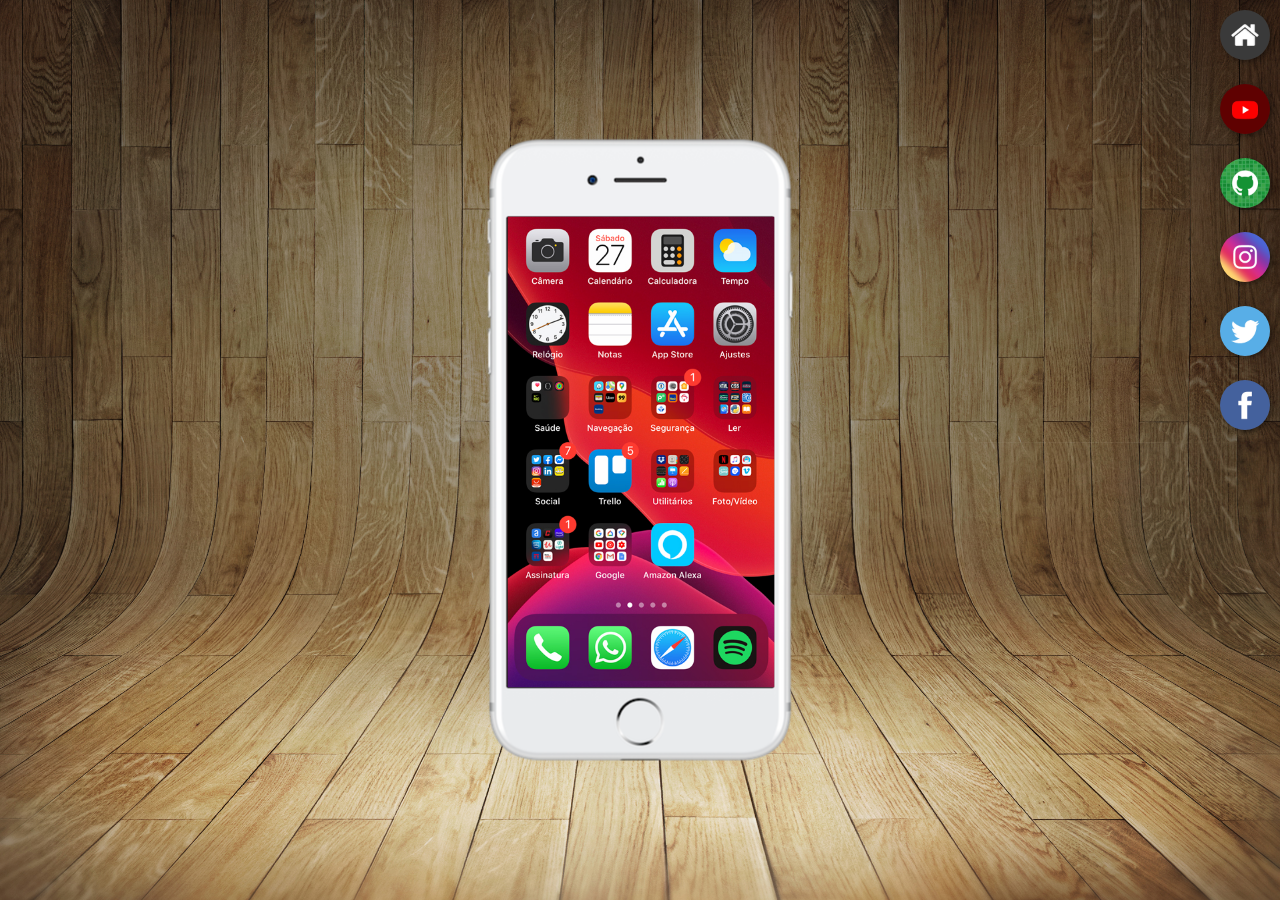
<file: index.html>
<!DOCTYPE html>
<html lang="pt-br">
<head>
    <meta charset="UTF-8">
    <meta name="viewport" content="width=device-width, initial-scale=1.0">
    <title>Projeto Redes Sociais</title>
    <link rel="shortcut icon" href="favicon.ico" type="image/x-icon">
    <link rel="stylesheet" href="estilos/style.css">
</head>
<body>
    <main>
        <section id="telefone">
            <iframe src="home.html" frameborder="0" name="tela" id="tela"></iframe>
        </section>
        <section id="redes-sociais">
            <a href="home.html" target="tela"><img src="imagens/logo-home.jpg" alt="Home"></a><br>
            <a href="youtube.html" target="tela"><img src="imagens/logo-youtube.jpg" alt="Youtube"></a><br>
            <a href="github.html" target="tela"><img src="imagens/logo-github.jpg" alt="Github"></a><br>
            <a href="instagram.html" target="tela"><img src="imagens/logo-instagram.jpg" alt="Instagram"></a><br>
            <a href="twitter.html" target="tela"><img src="imagens/logo-twitter.jpg" alt="Twitter"></a><br>
            <a href="facebook.html" target="tela"><img src="imagens/logo-facebook.jpg" alt="Facebook"></a>
        </section>
    </main>
    
</body>
</html>
</file>
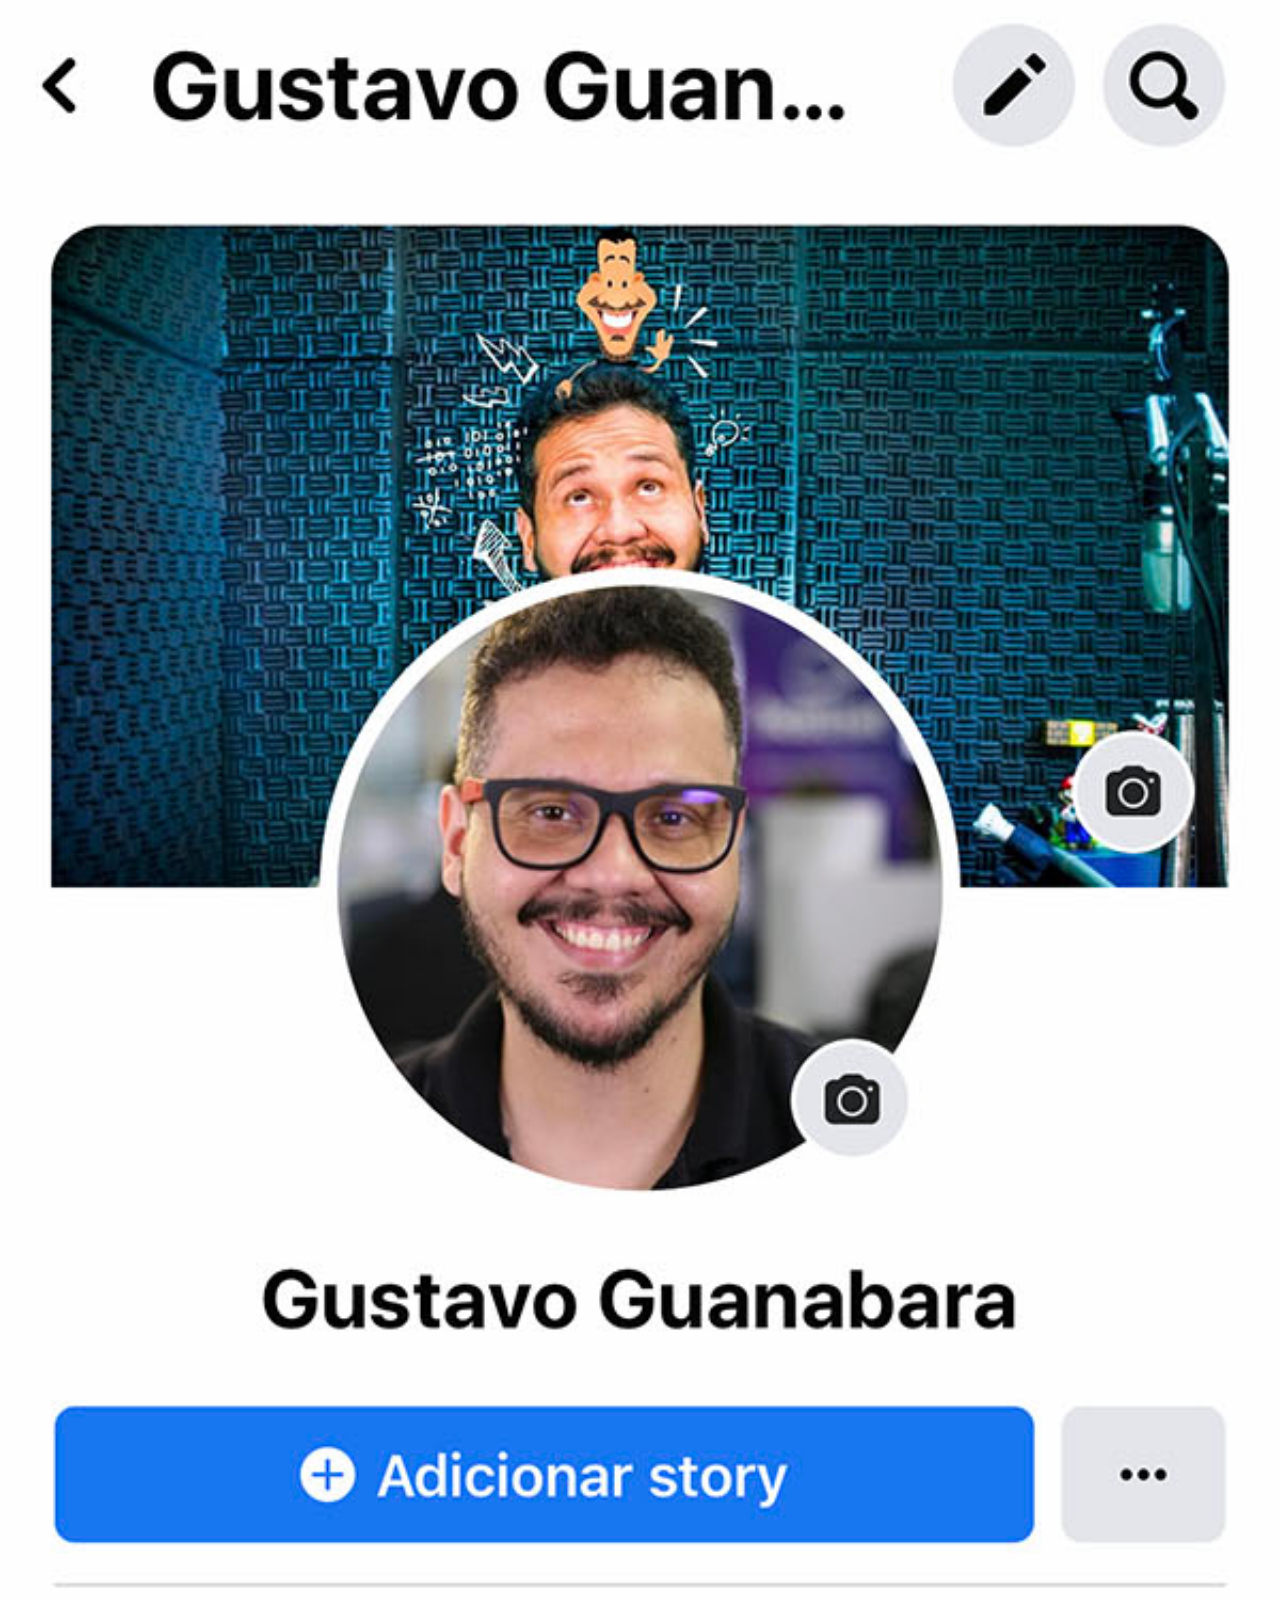
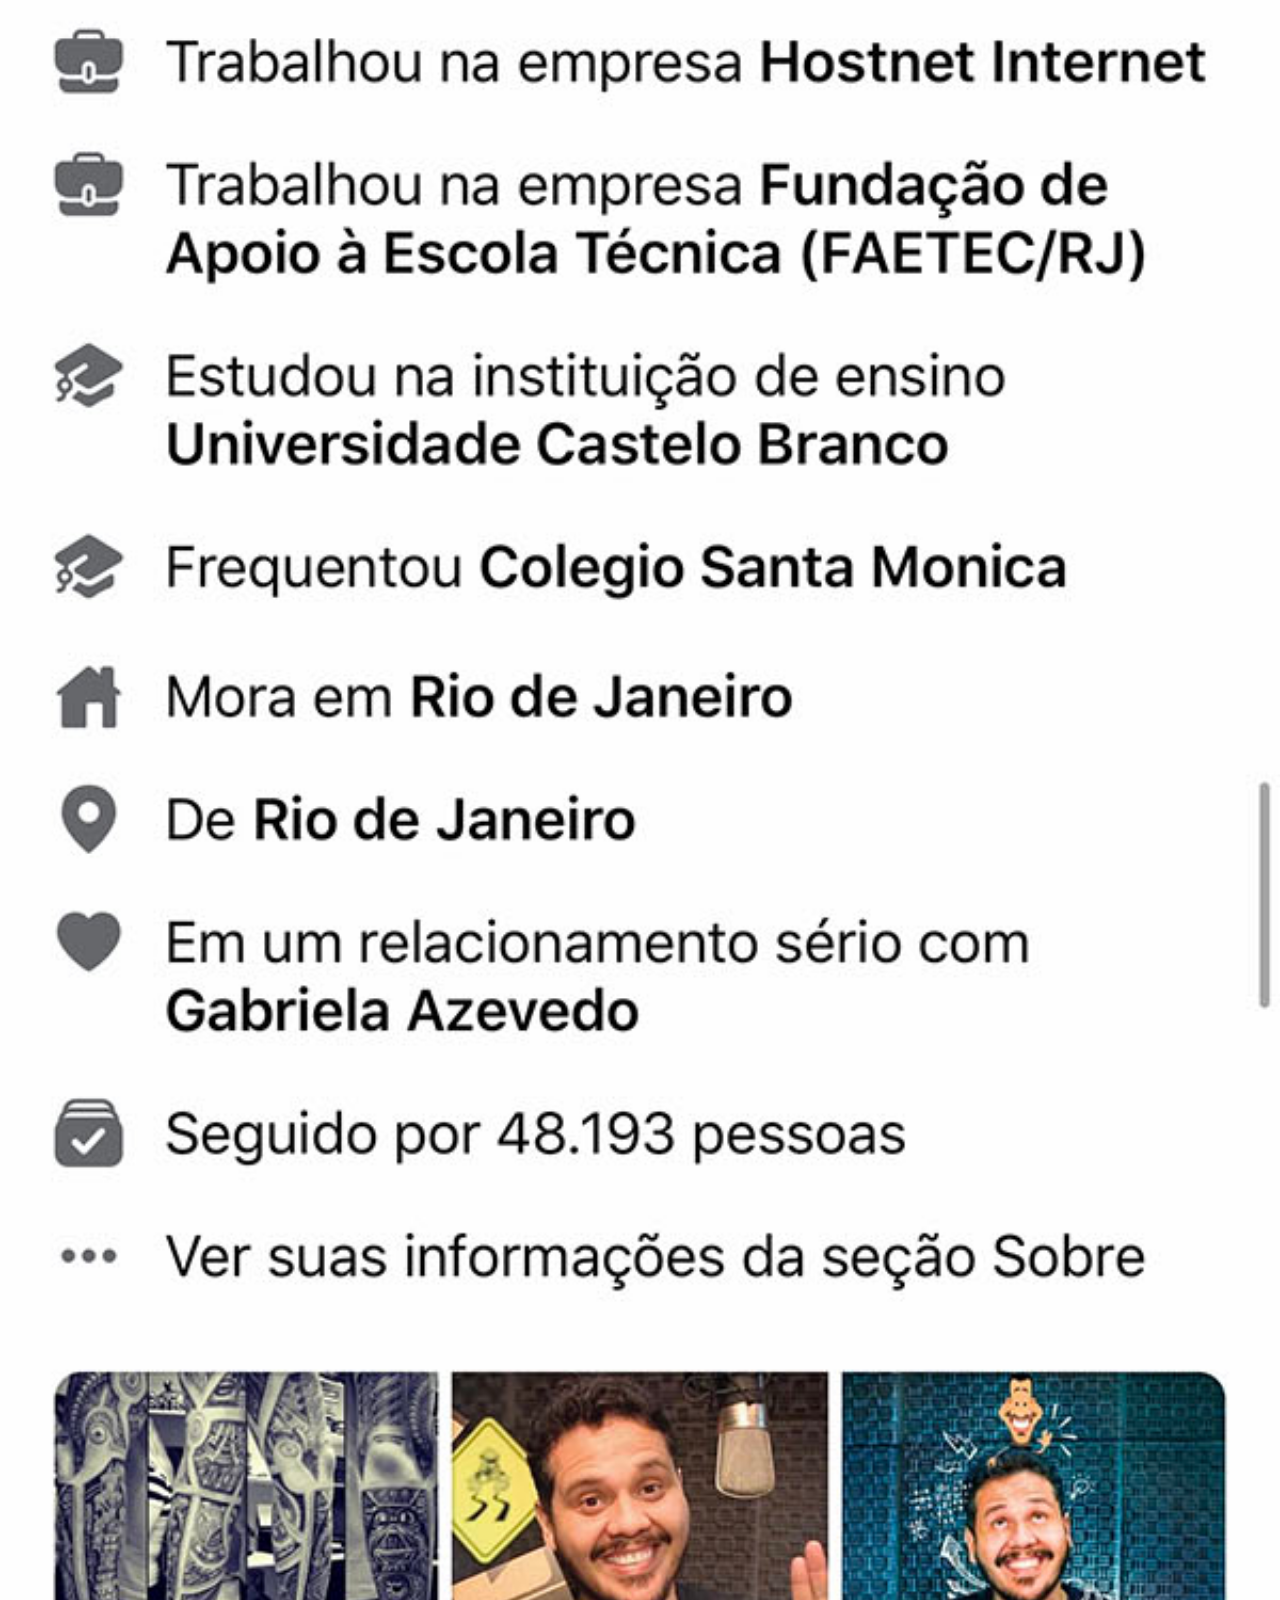
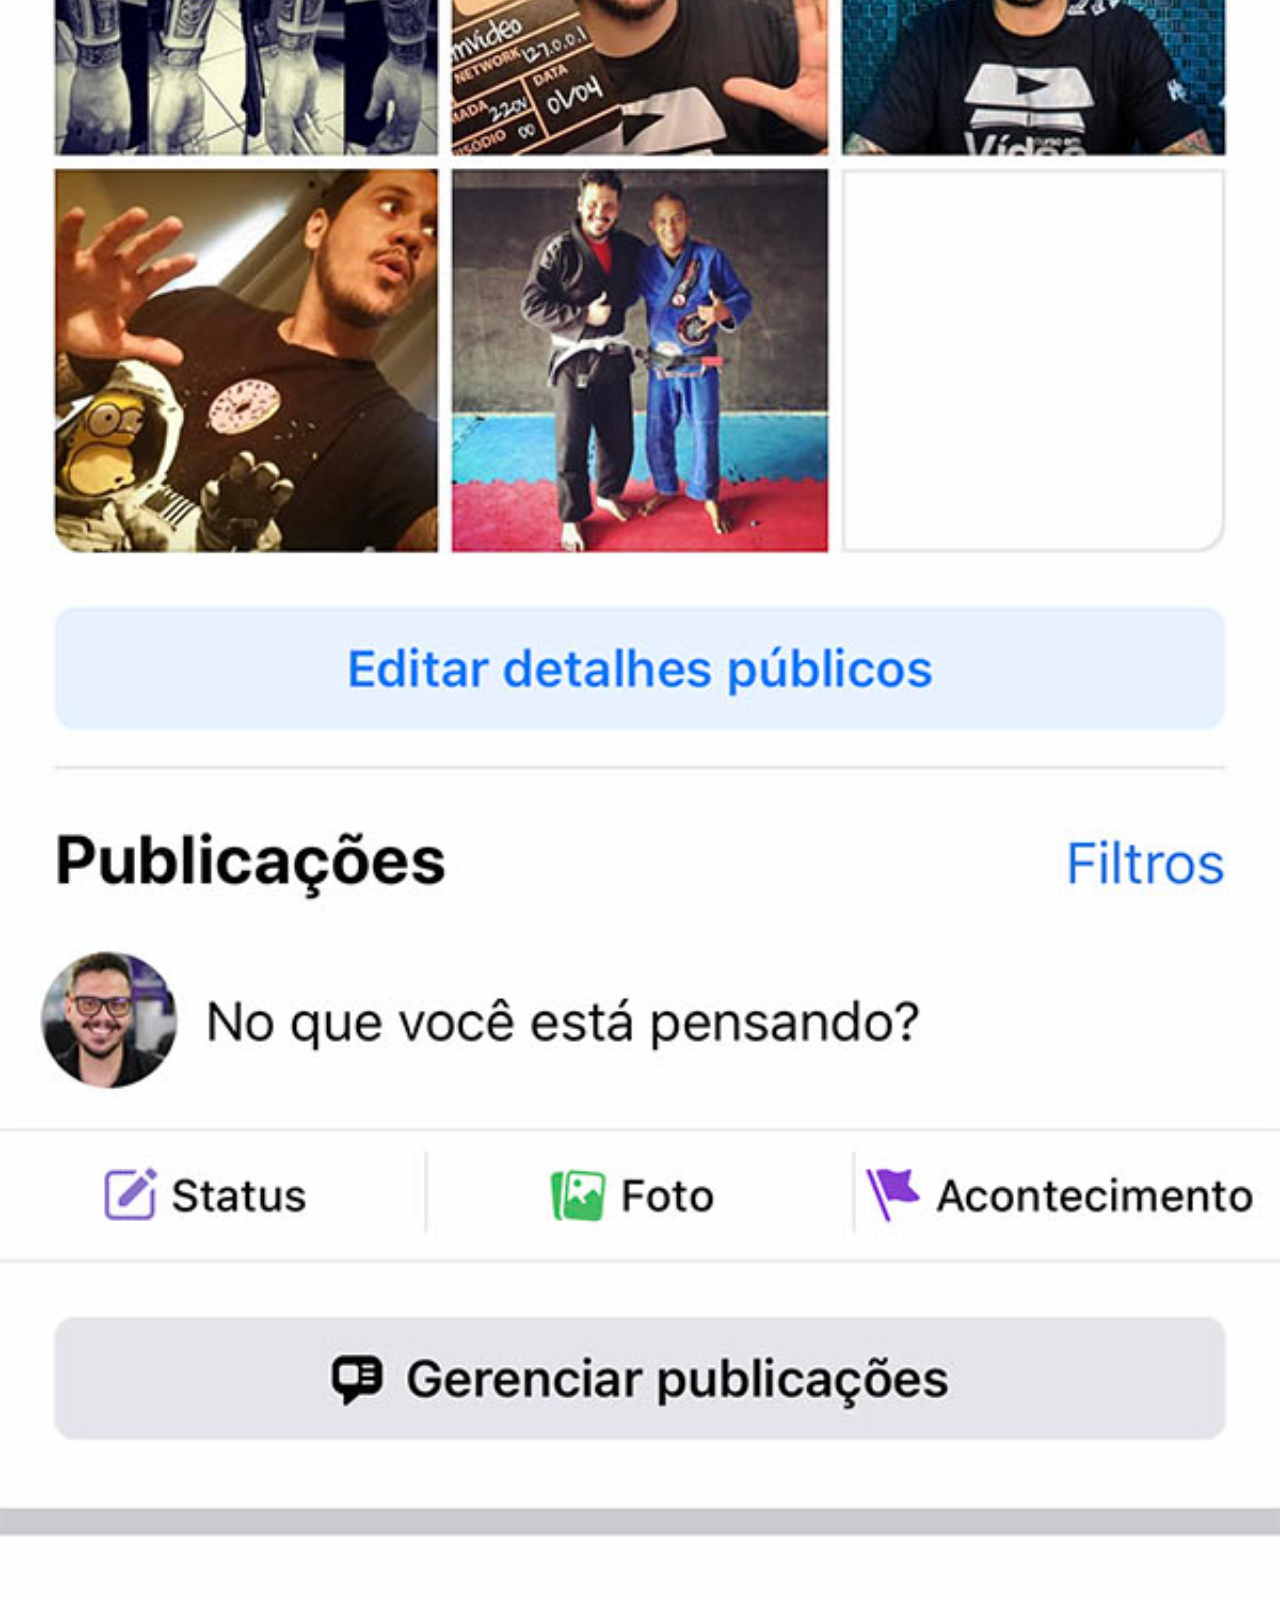
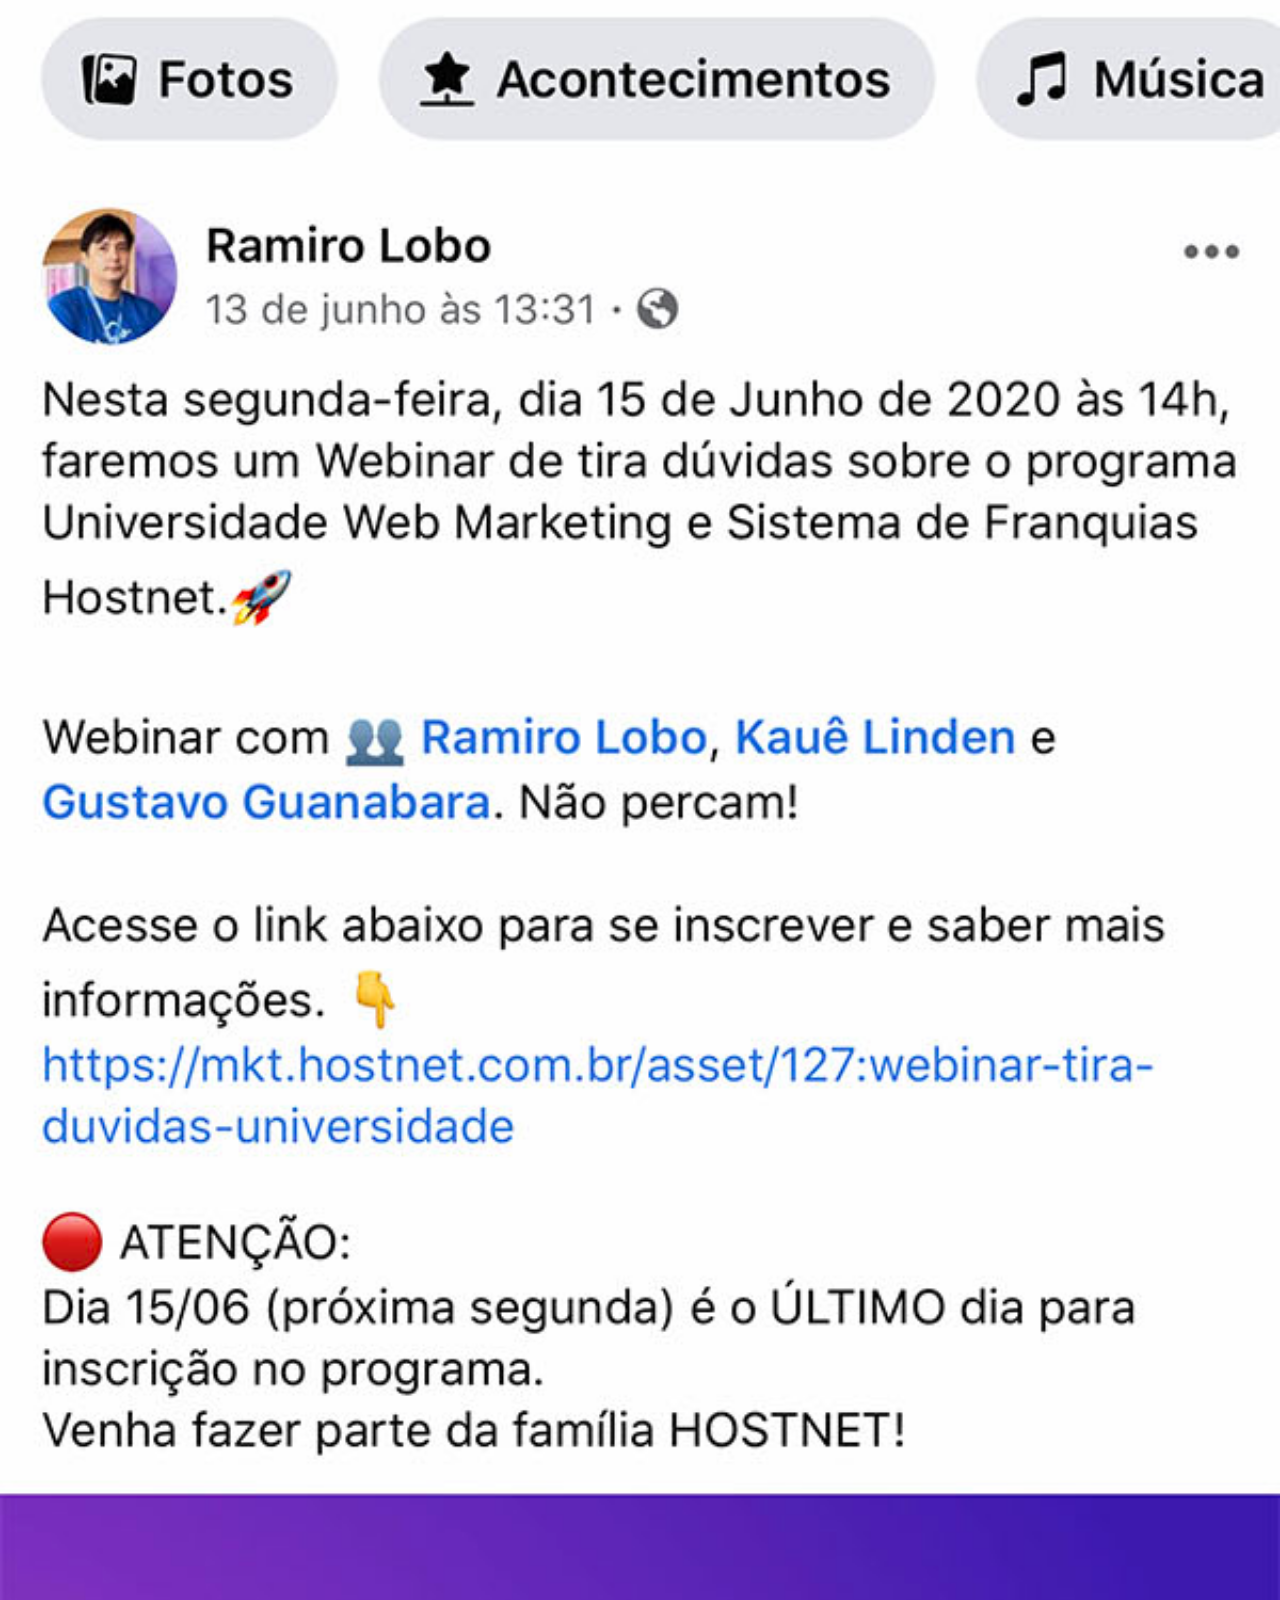
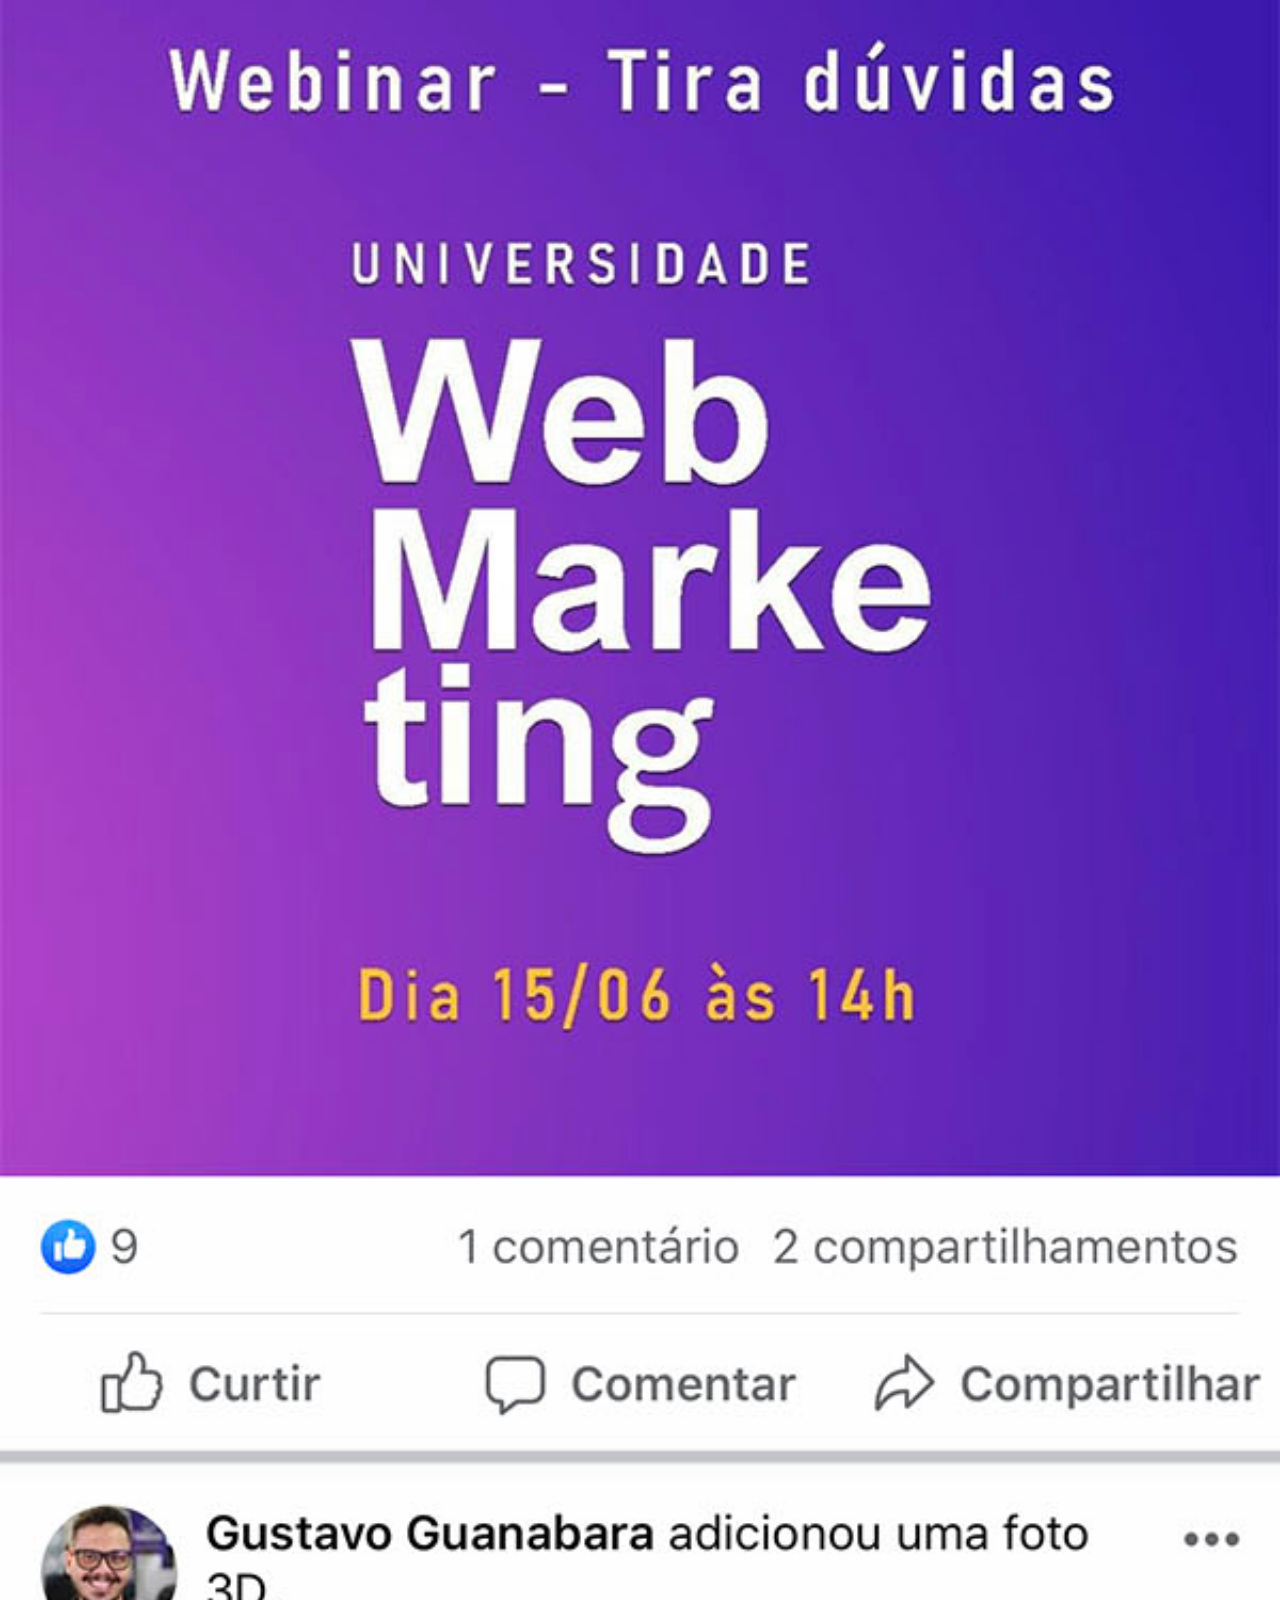
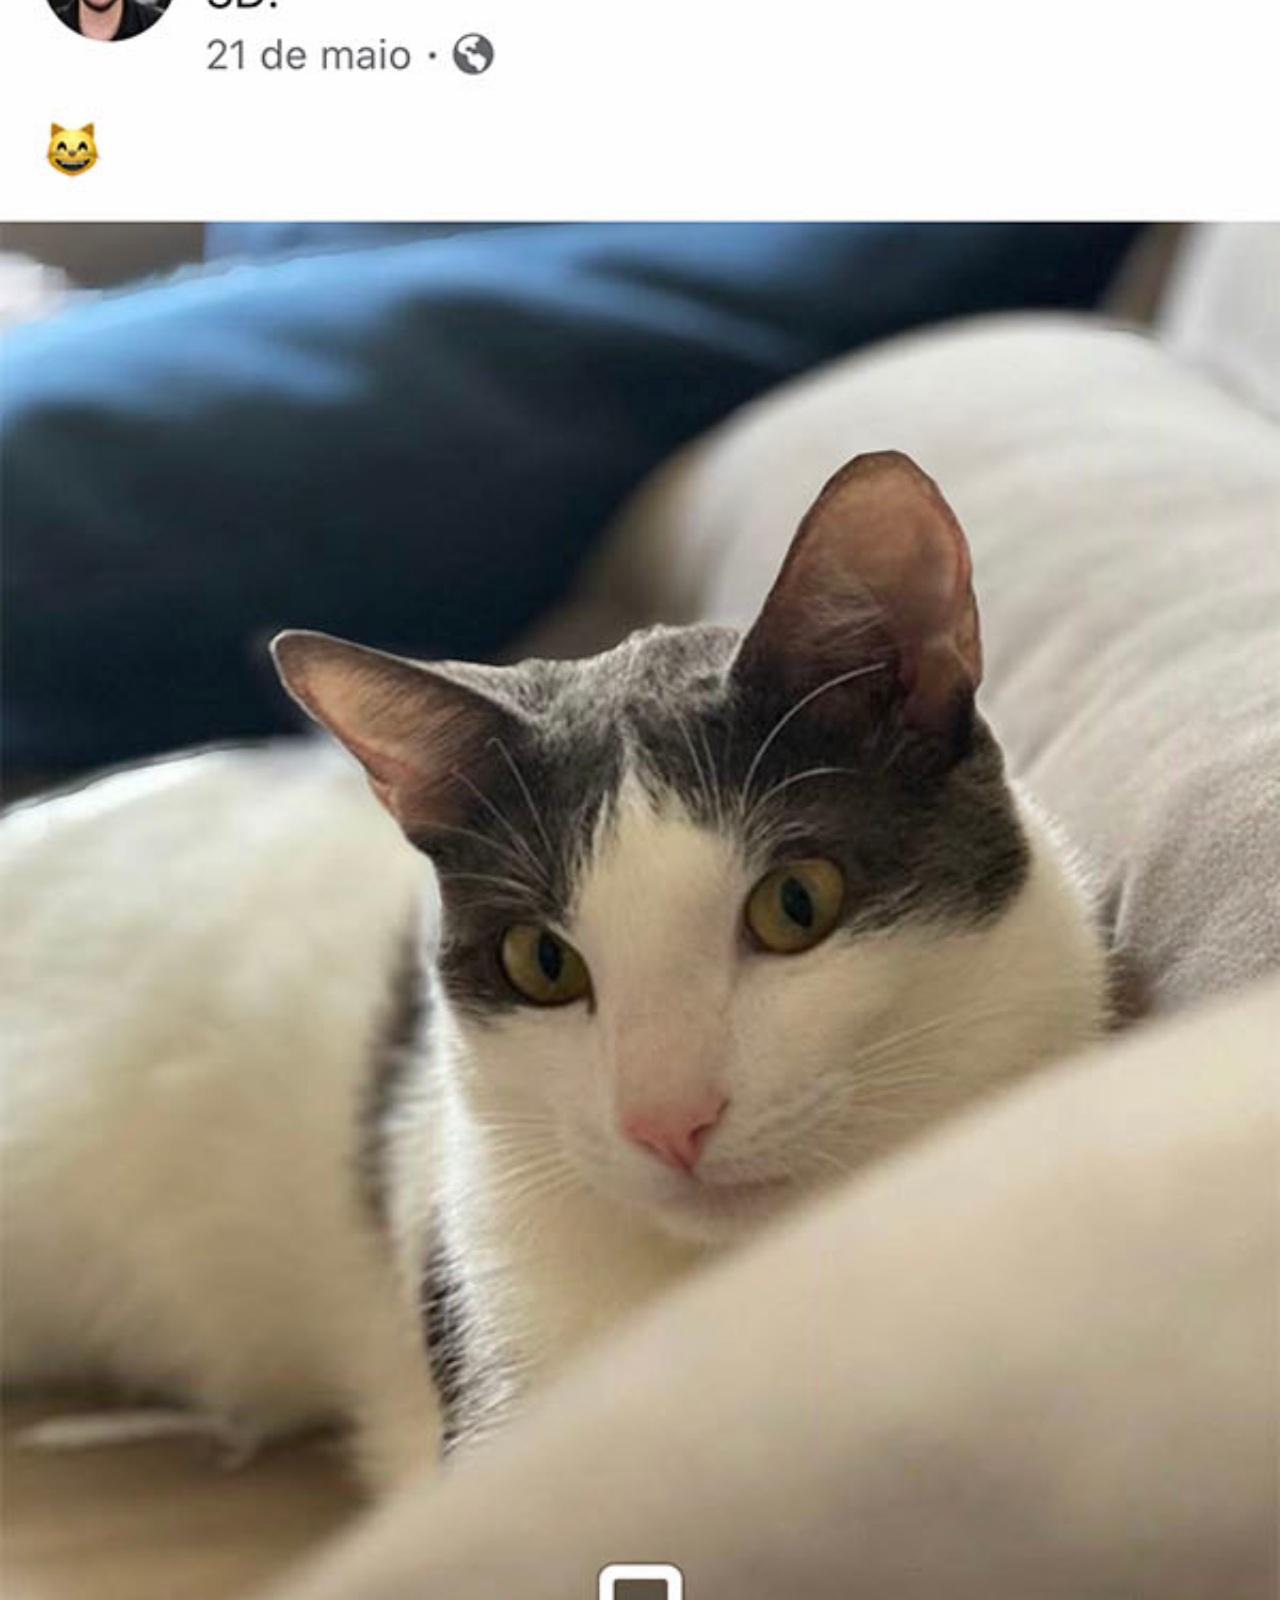
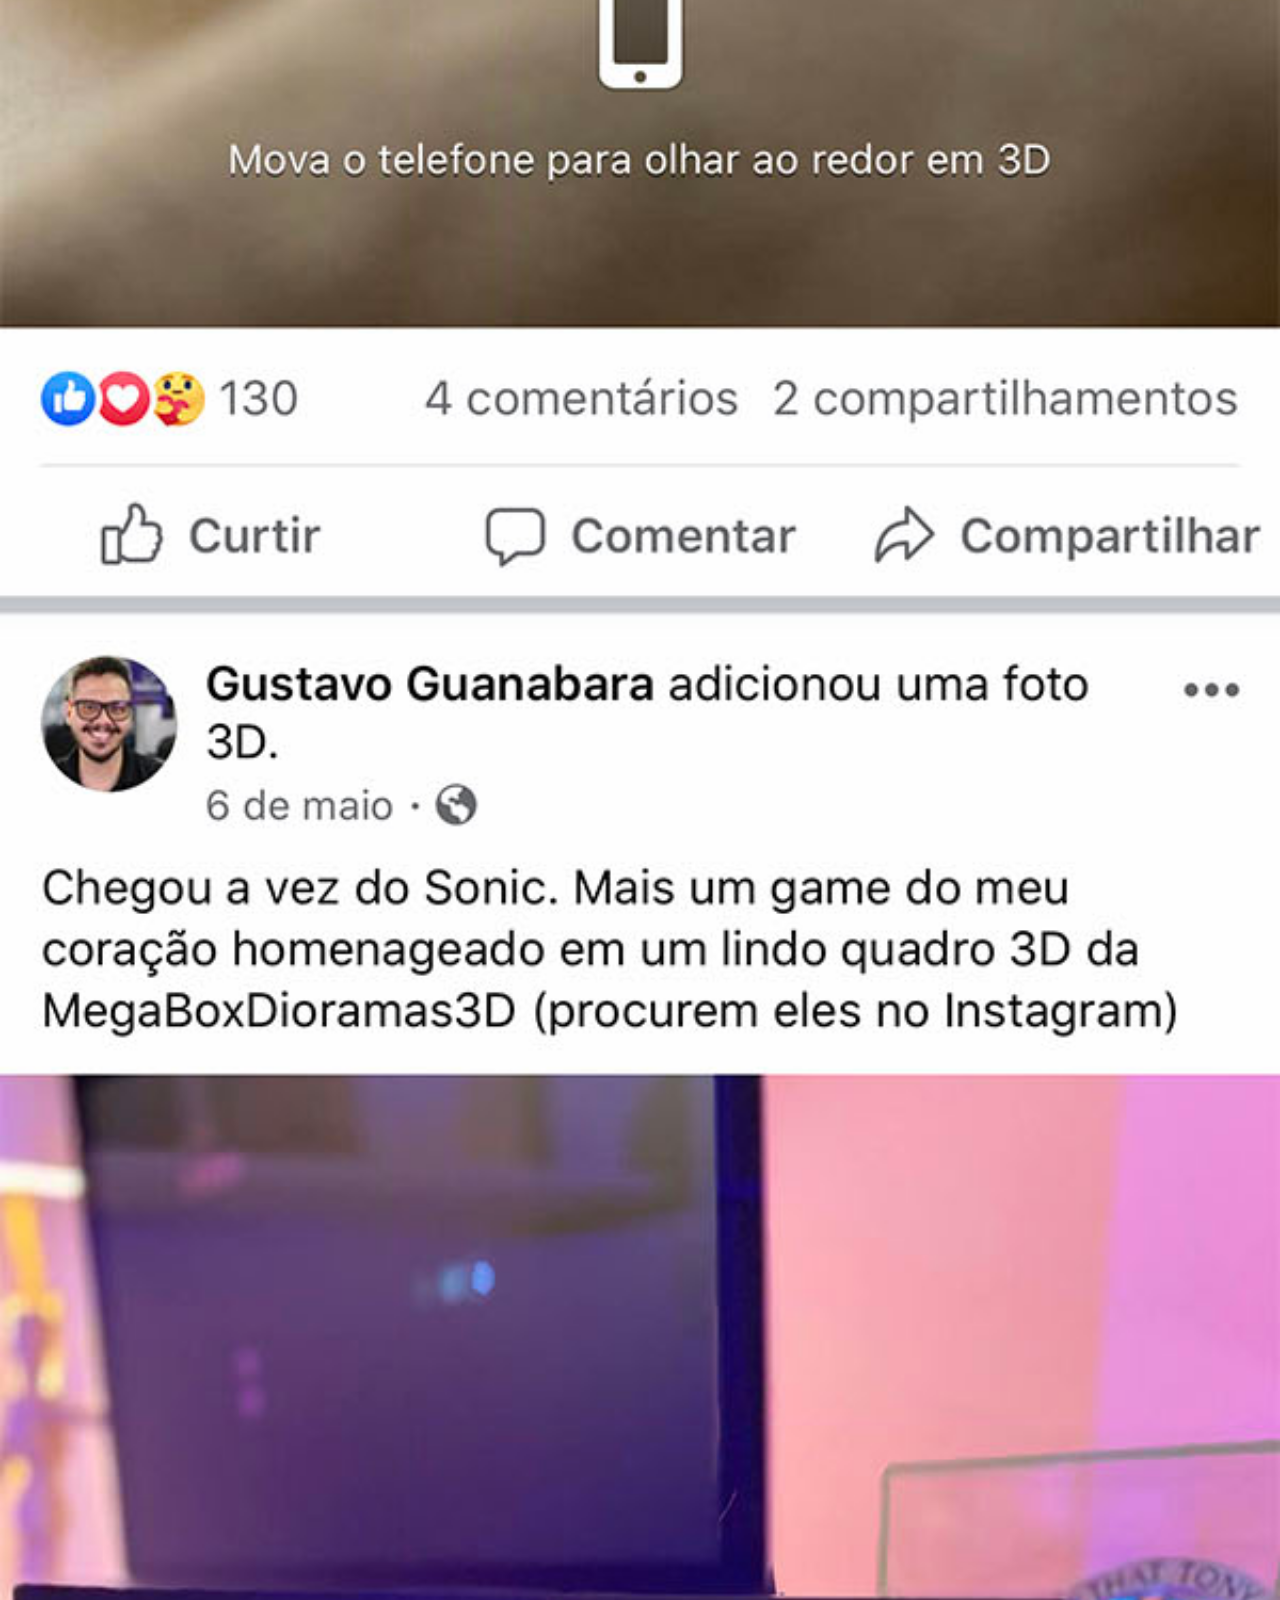
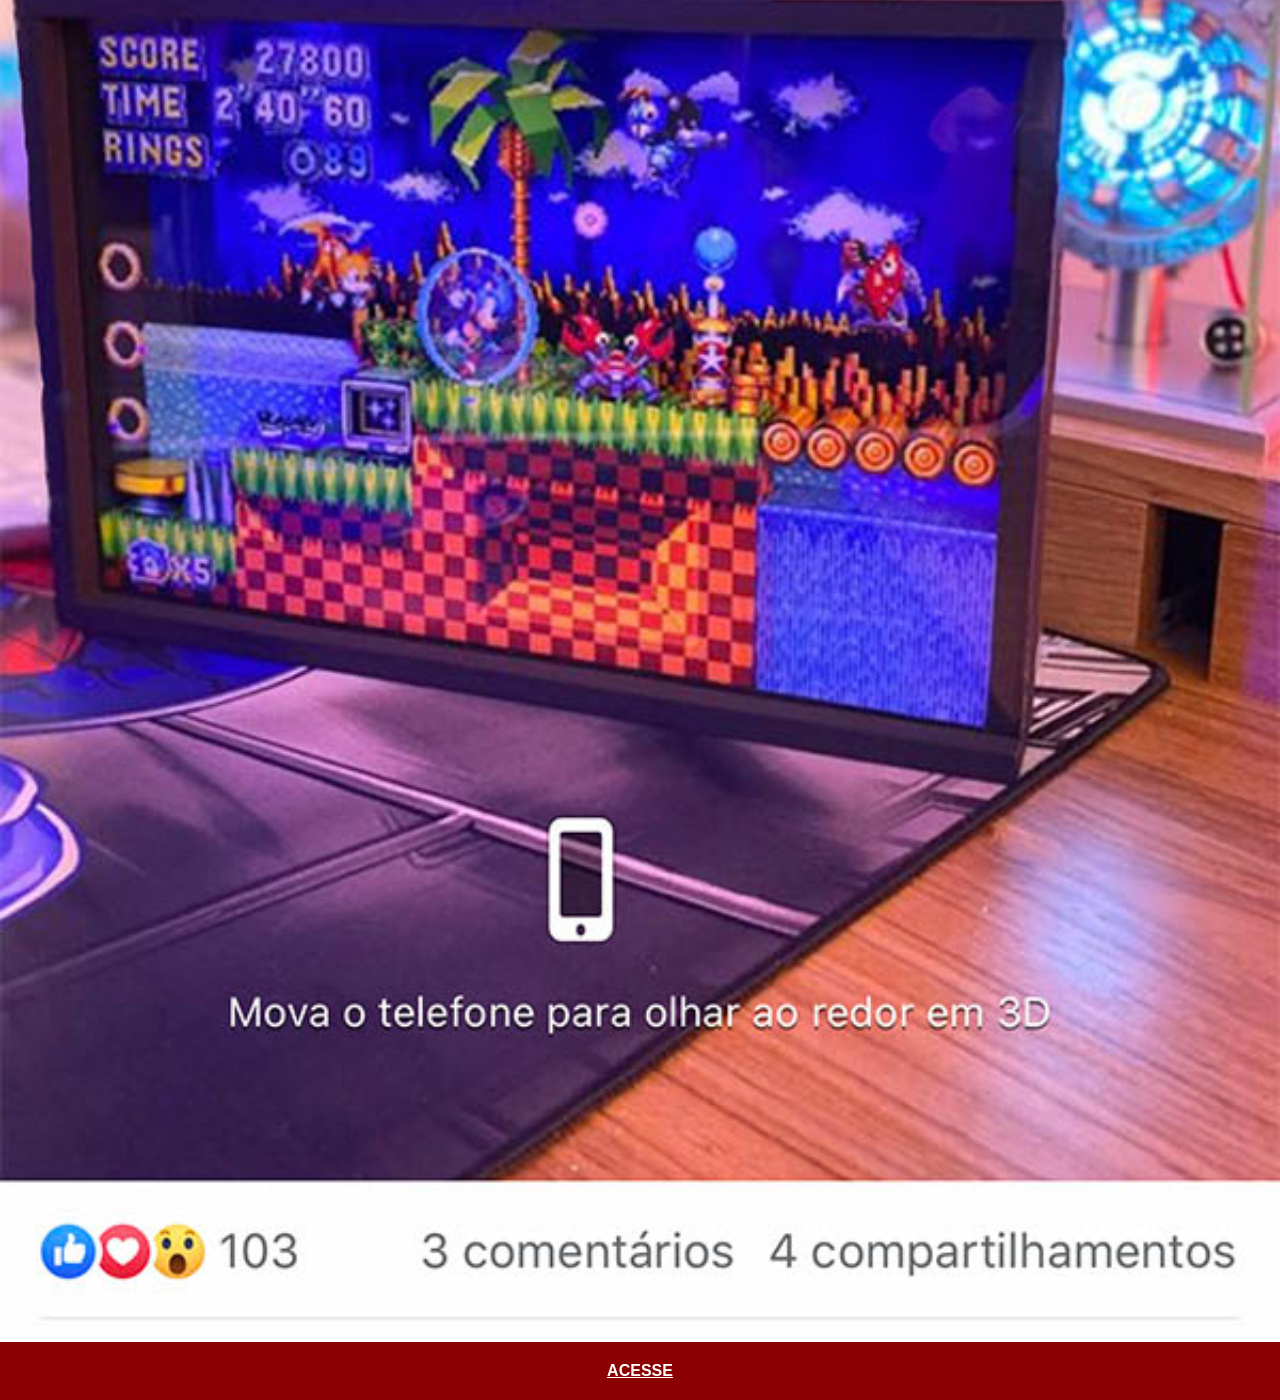
<file: facebook.html>
<!DOCTYPE html>
<html lang="pt-br">
<head>
    <meta charset="UTF-8">
    <meta name="viewport" content="width=device-width, initial-scale=1.0">
    <title>Document</title>
    <link rel="stylesheet" href="estilos/social.css">
</head>
<body>
    <img src="imagens/tela-facebook.jpg" alt="Facebook">
    <a href="https://www.facebook.com/gustavoguanabara/?locale=pt_BR" target="_blank">ACESSE</a>
</body>
</html>
</file>
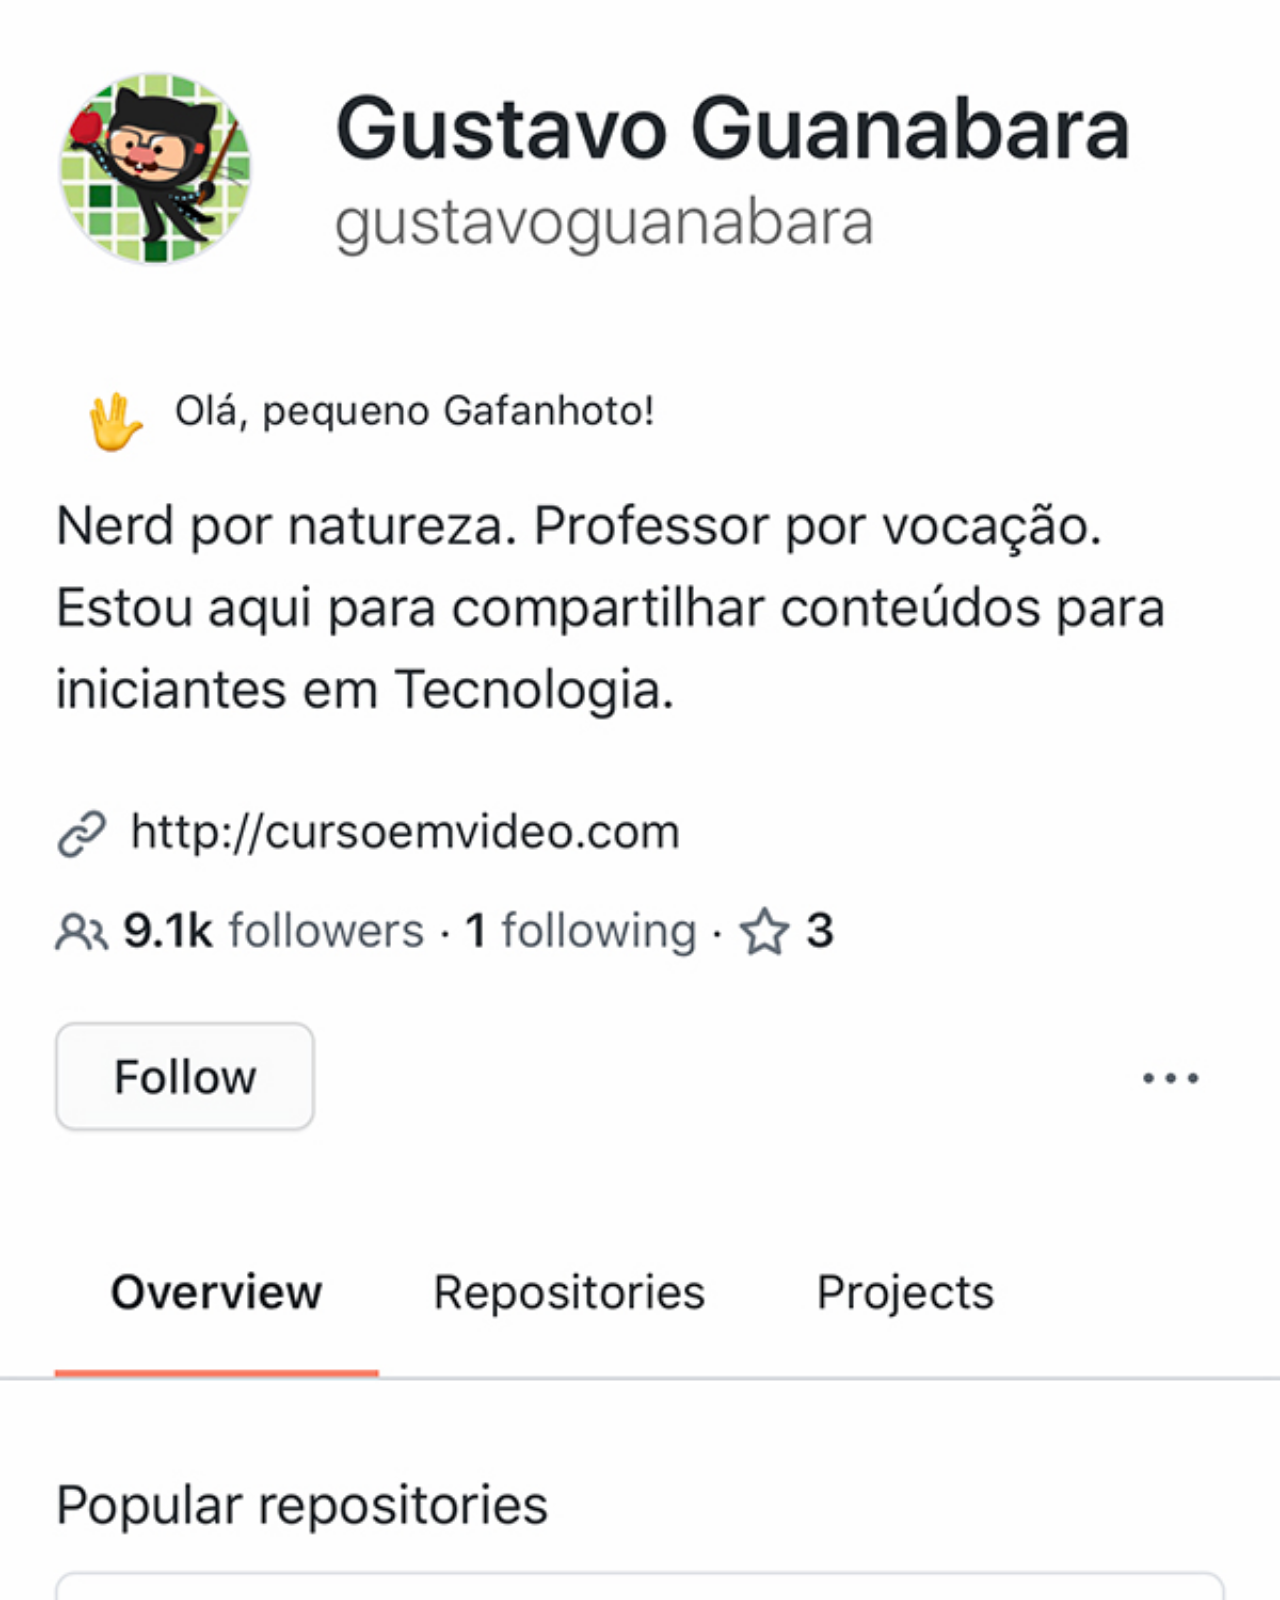
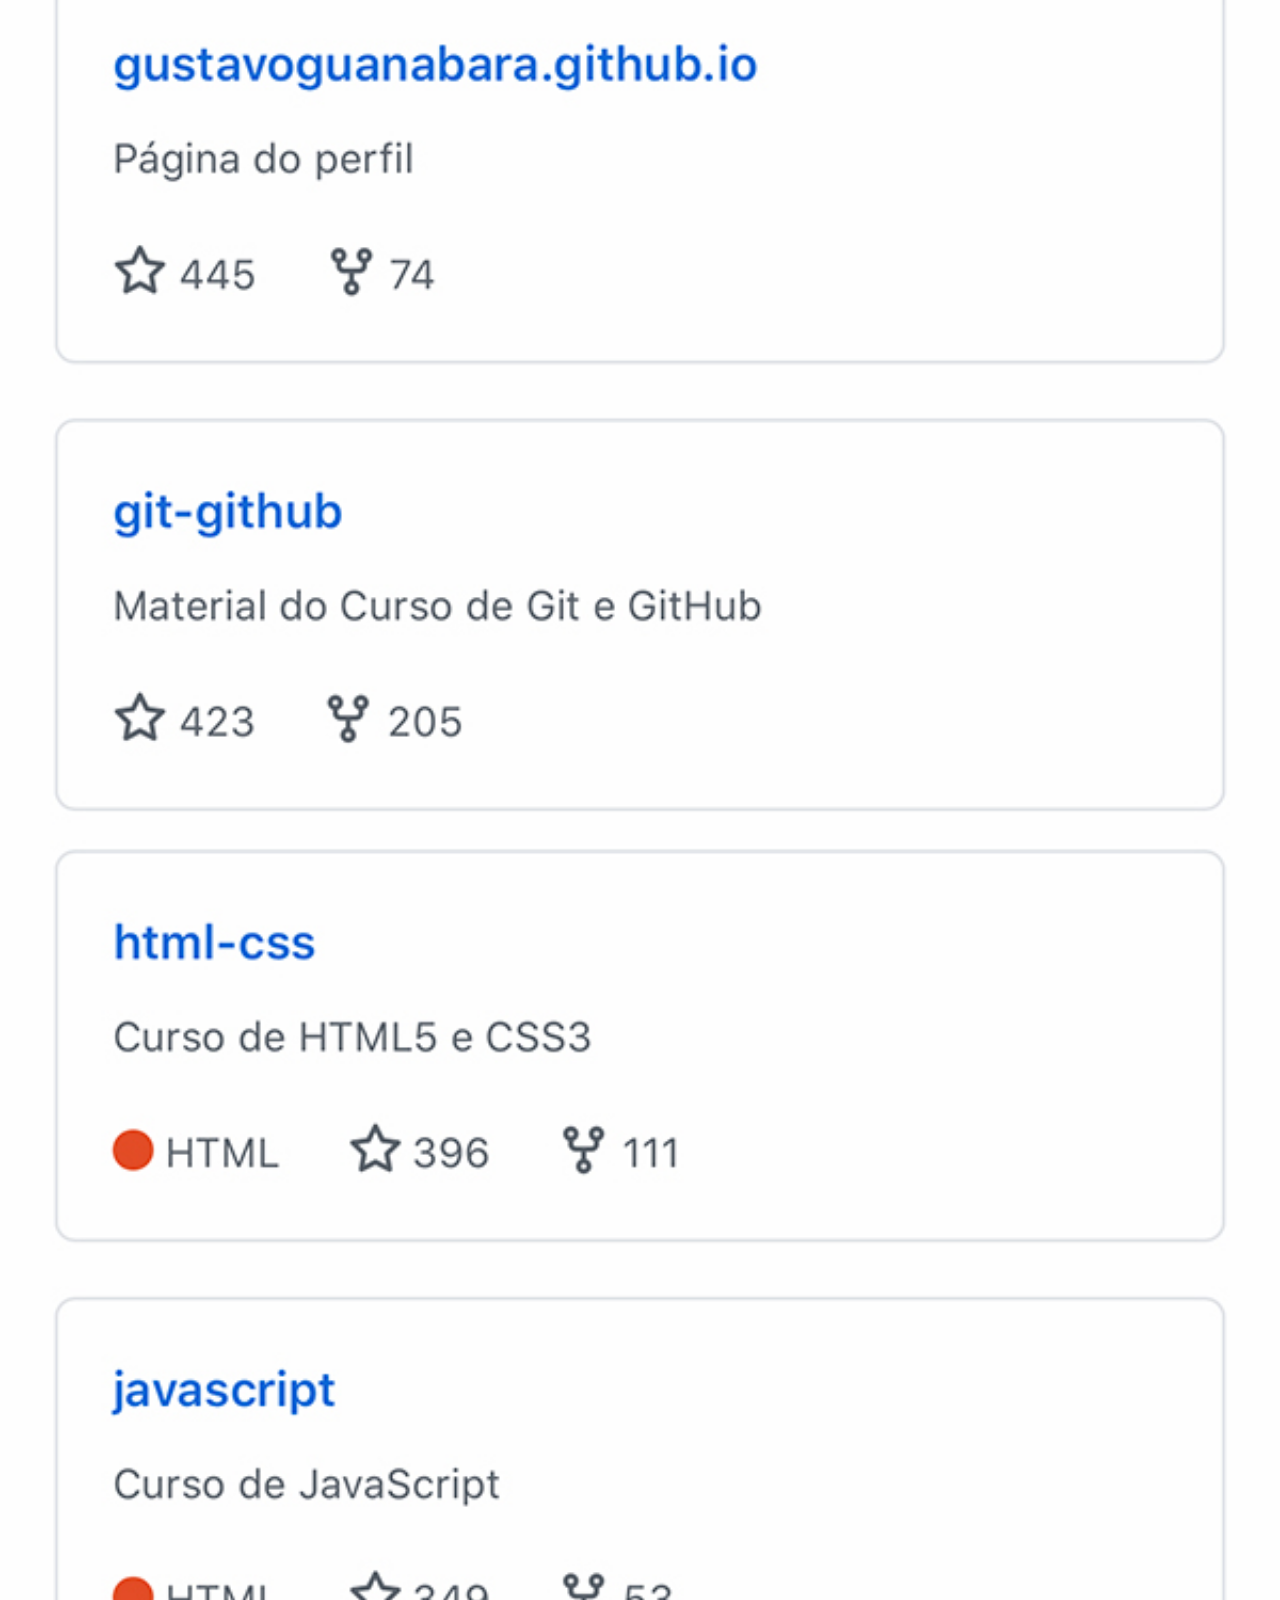
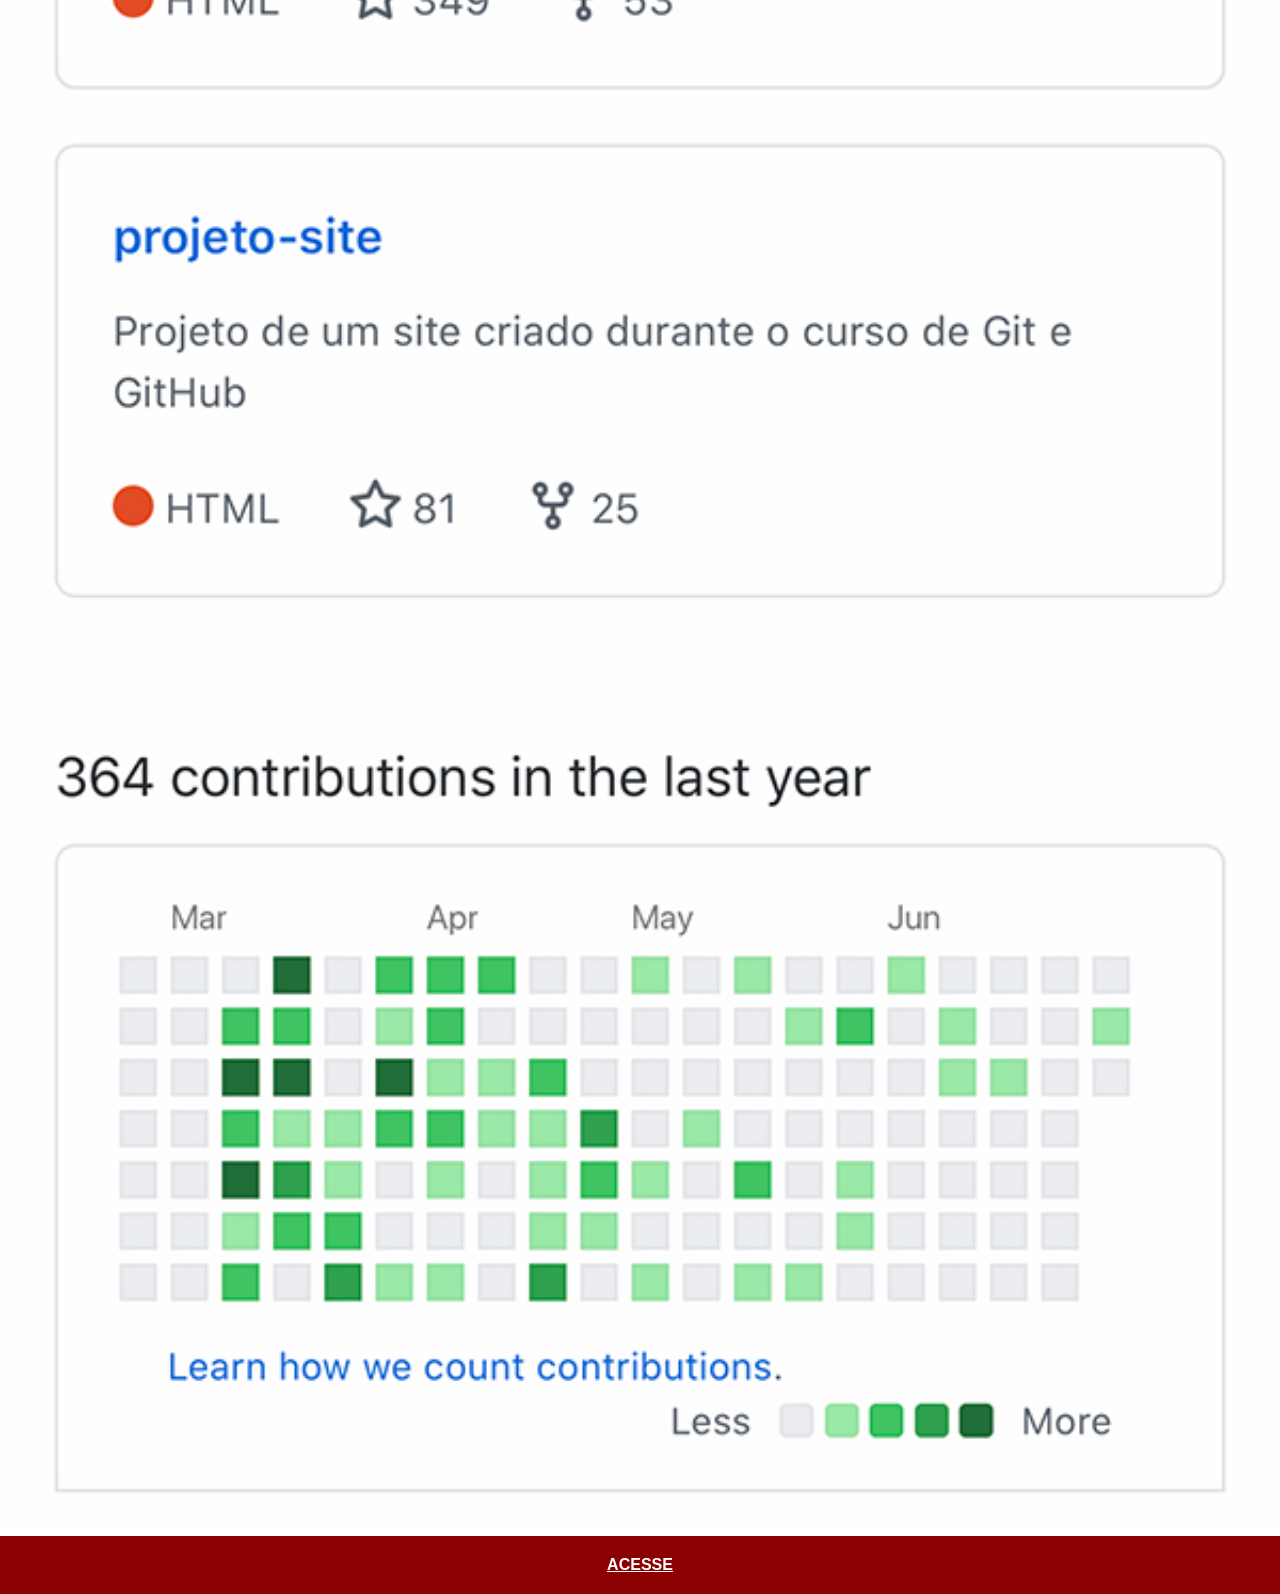
<file: github.html>
<!DOCTYPE html>
<html lang="pt-br">
<head>
    <meta charset="UTF-8">
    <meta name="viewport" content="width=device-width, initial-scale=1.0">
    <title>GitHub</title>
    <link rel="stylesheet" href="estilos/social.css">
</head>
<body>
    <img src="imagens/tela-github.jpg" alt="Github">
    <a href="https://github.com/JoaoDev0303" target="_blank">ACESSE</a>
</body>
</html>
</file>
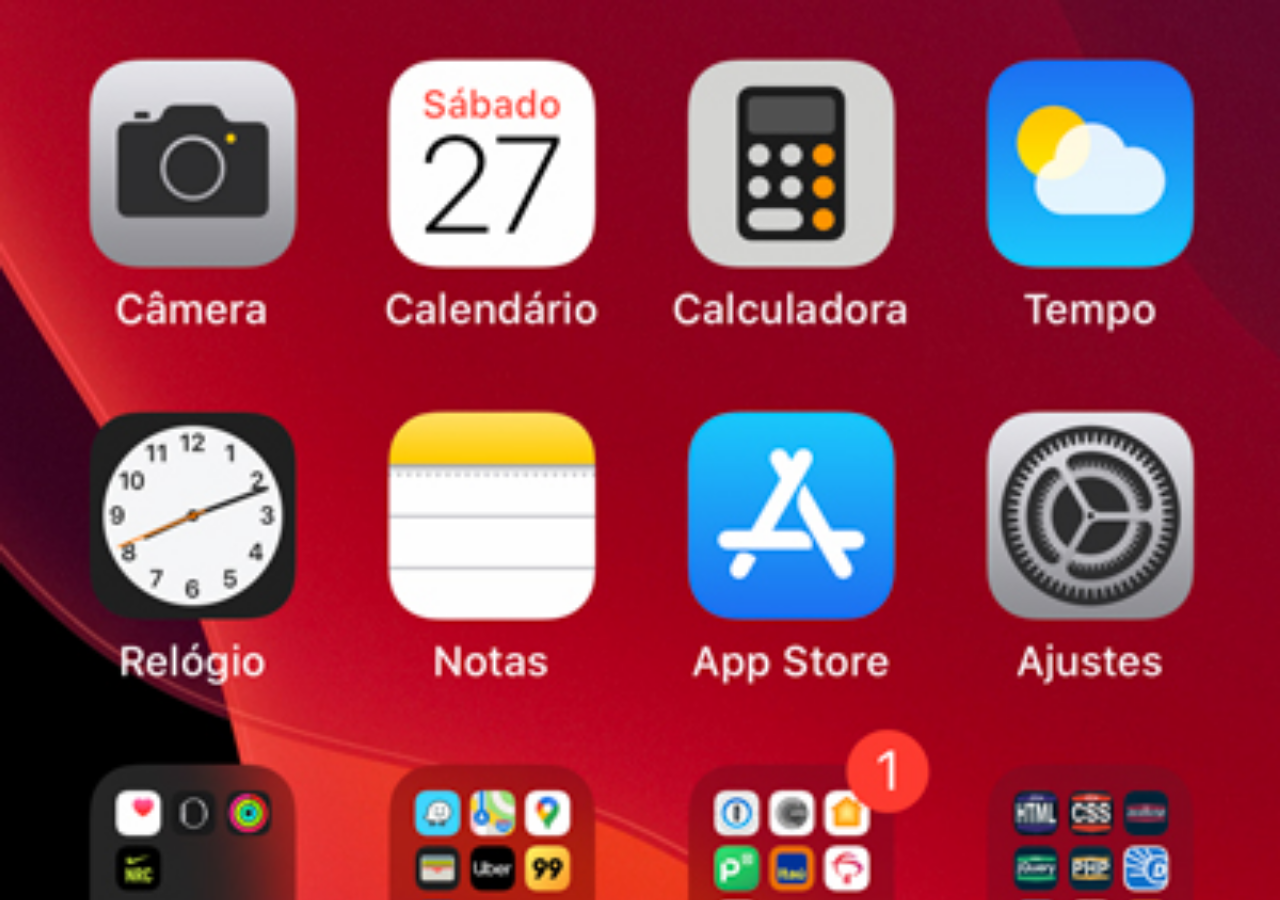
<file: home.html>
<!DOCTYPE html>
<html lang="pt-br">
<head>
    <meta charset="UTF-8">
    <meta name="viewport" content="width=device-width, initial-scale=1.0">
    <title>Home</title>
    <style>
        * {
            margin: 0px;
            padding: 0px;
        }
        body {
            background-image: url('imagens/tela-home.jpg');
            width: 100vw;
            height: 100vh;
            background-size: cover;
        }
    </style>
</head>
<body>
    
</body>
</html>
</file>
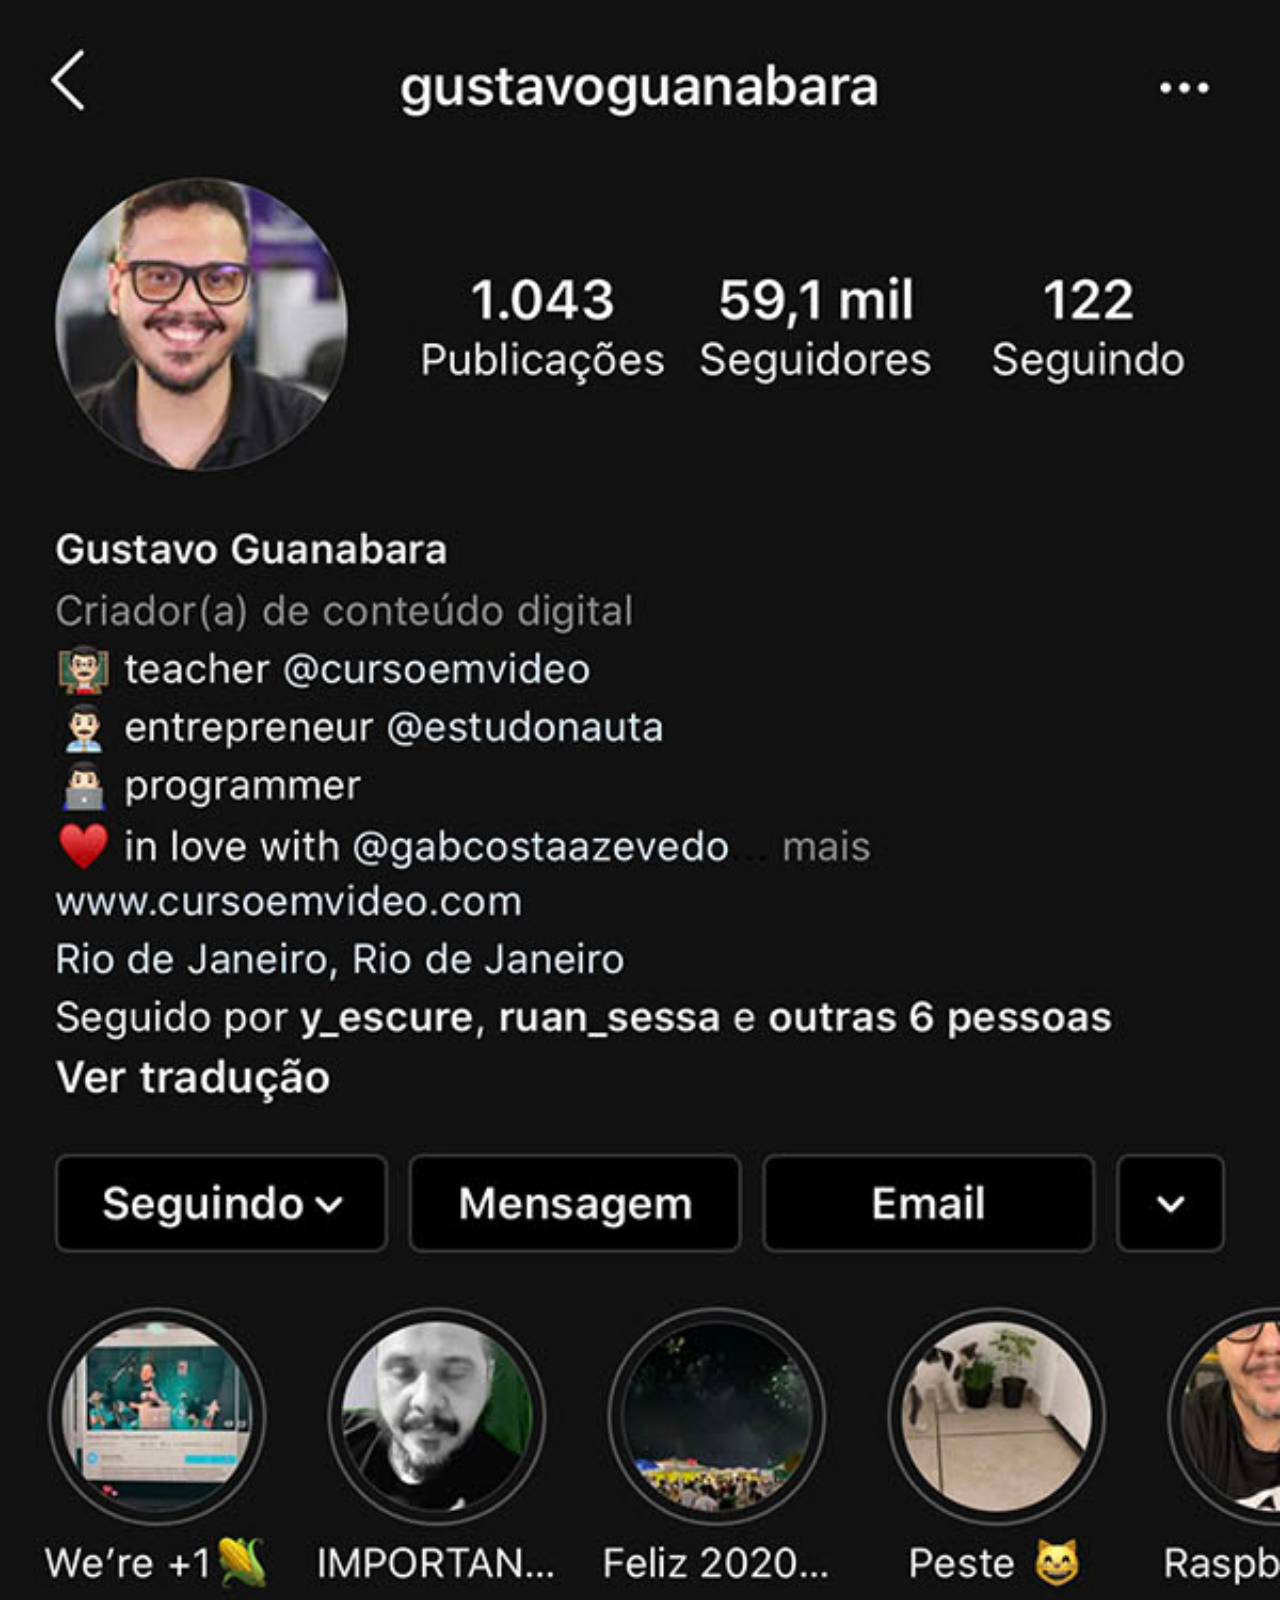
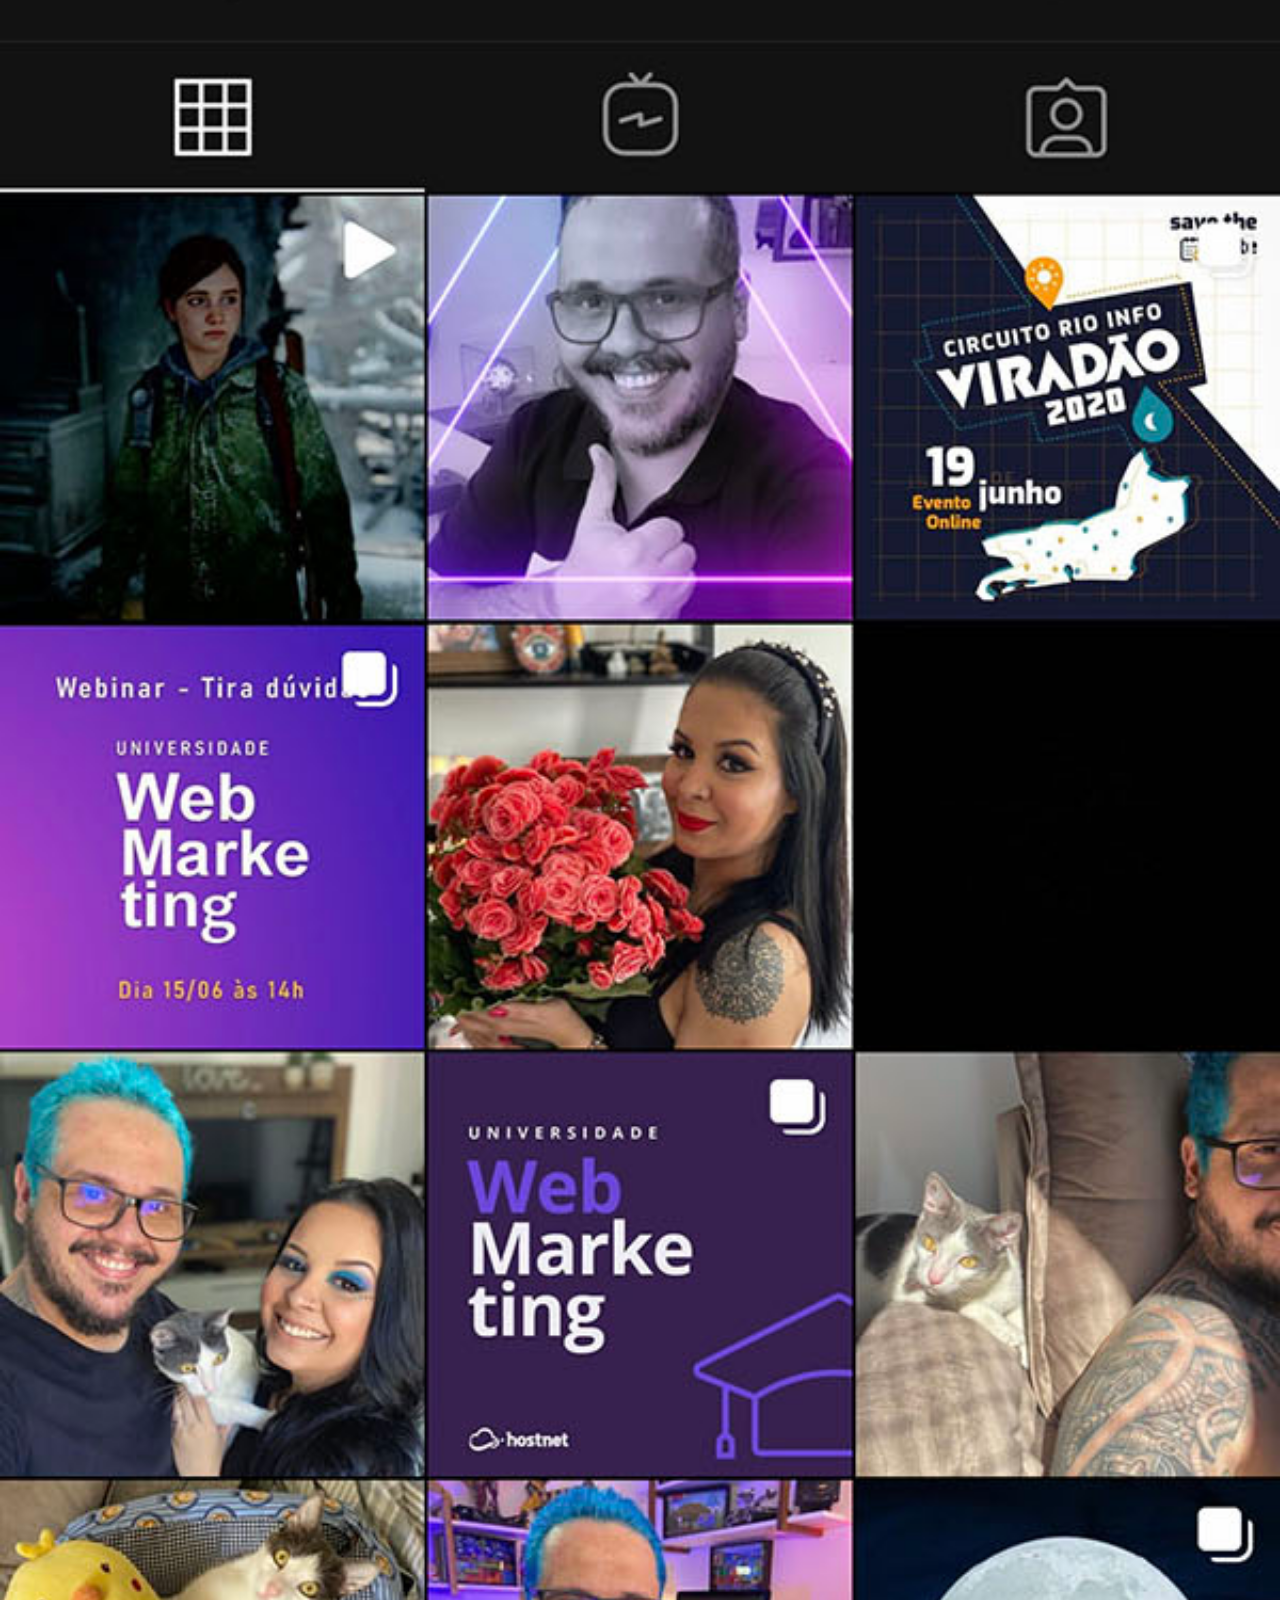
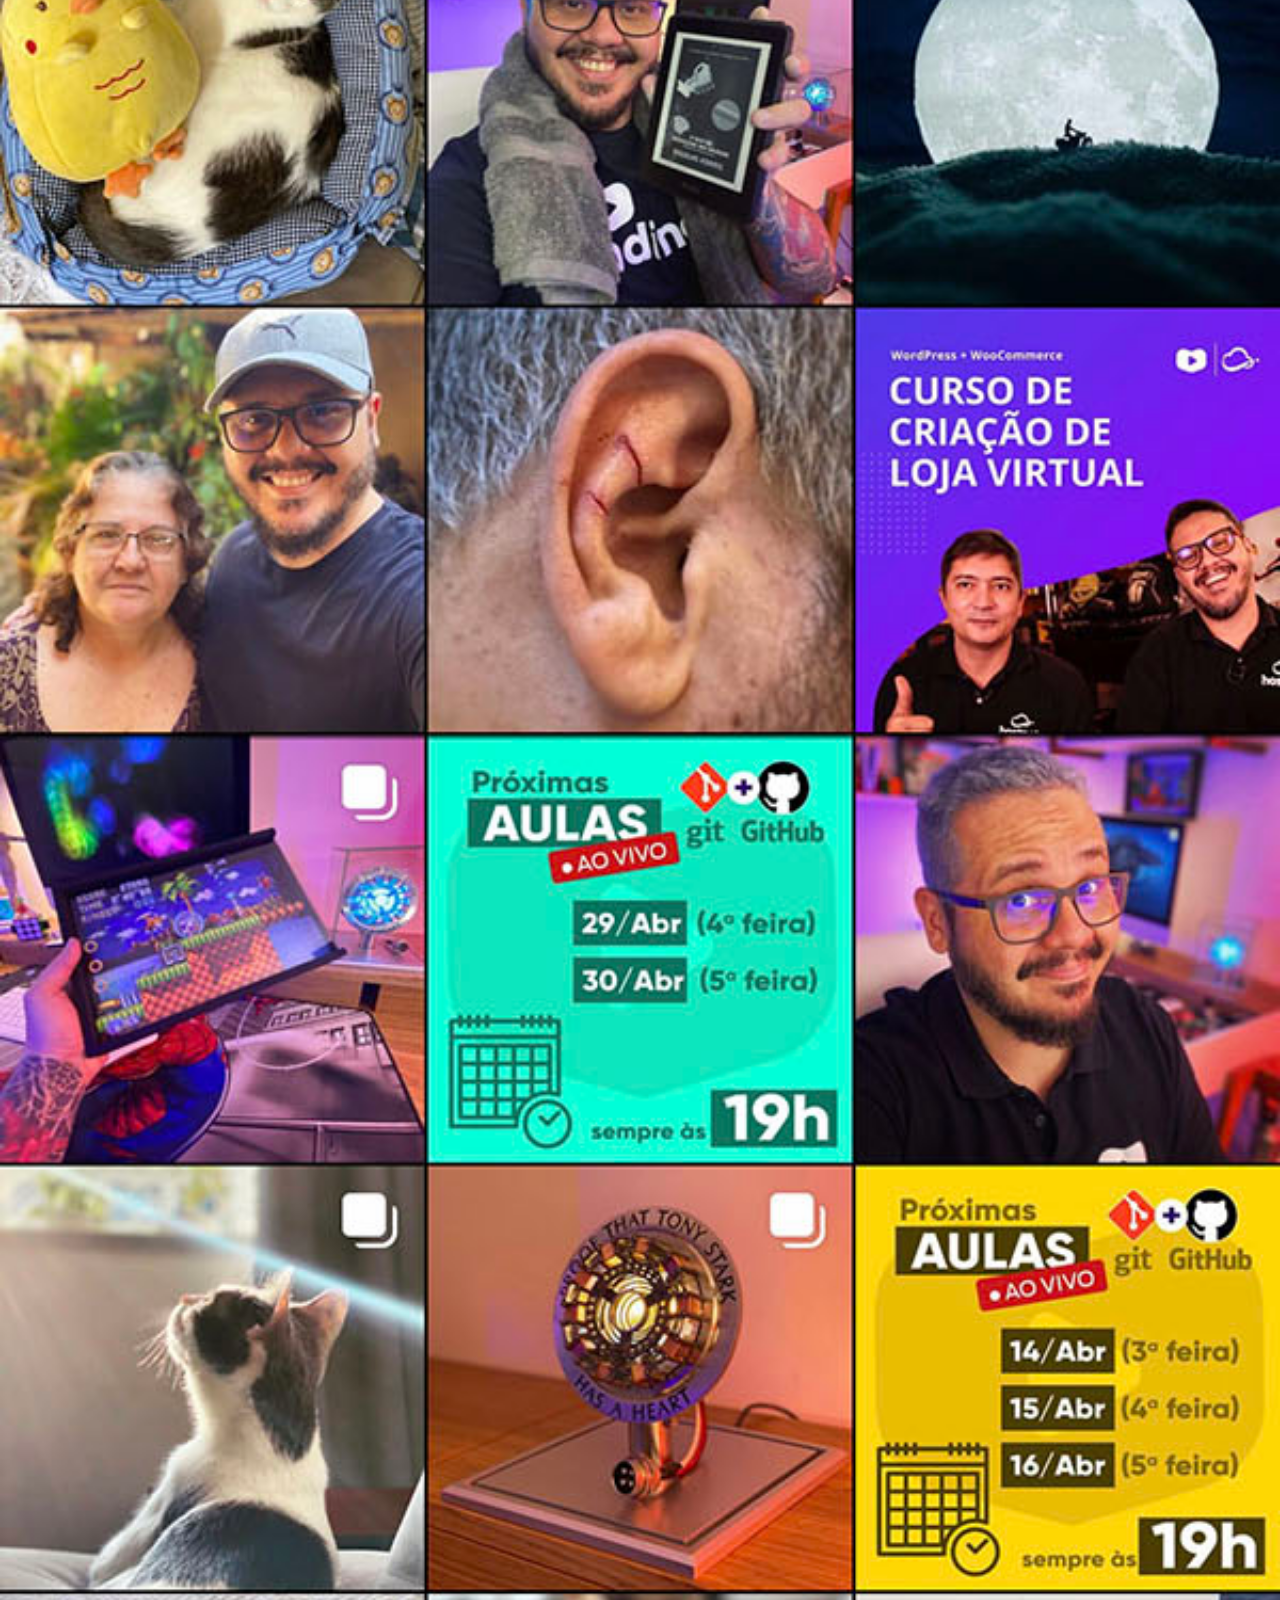
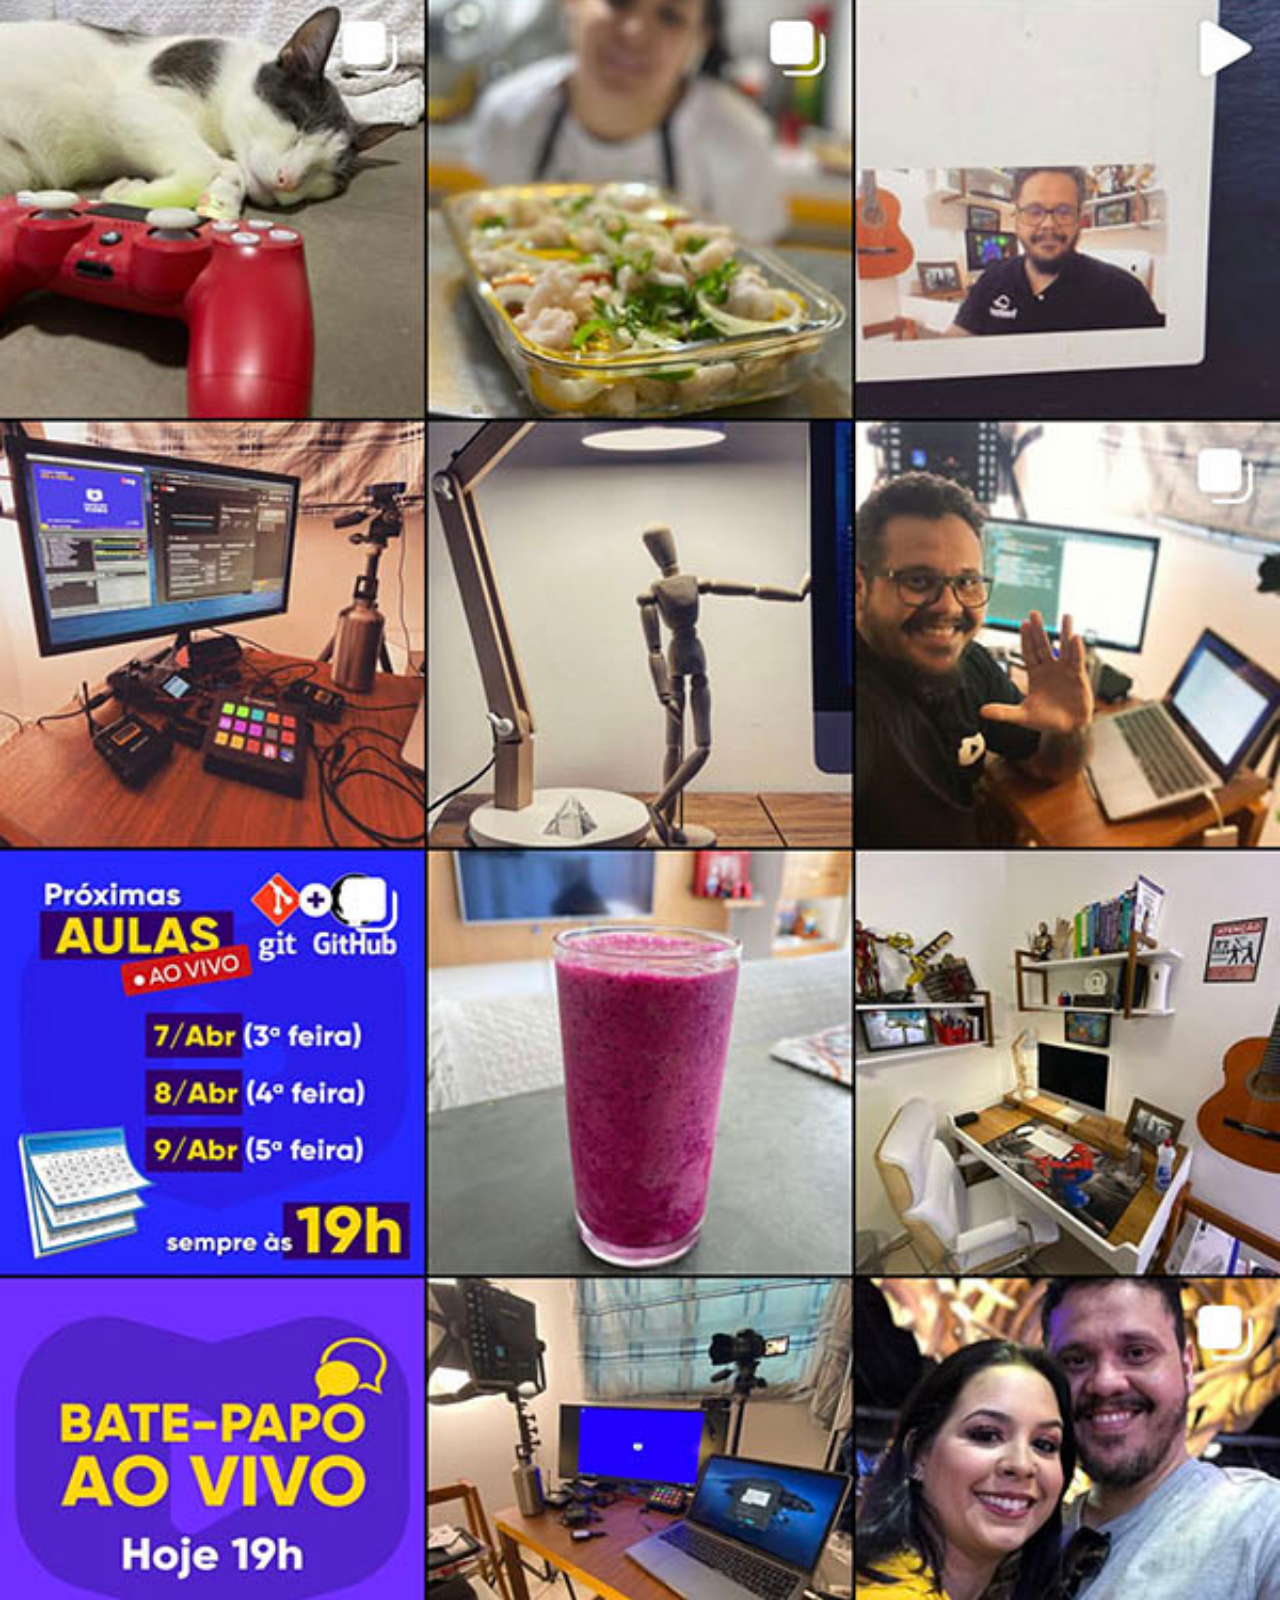
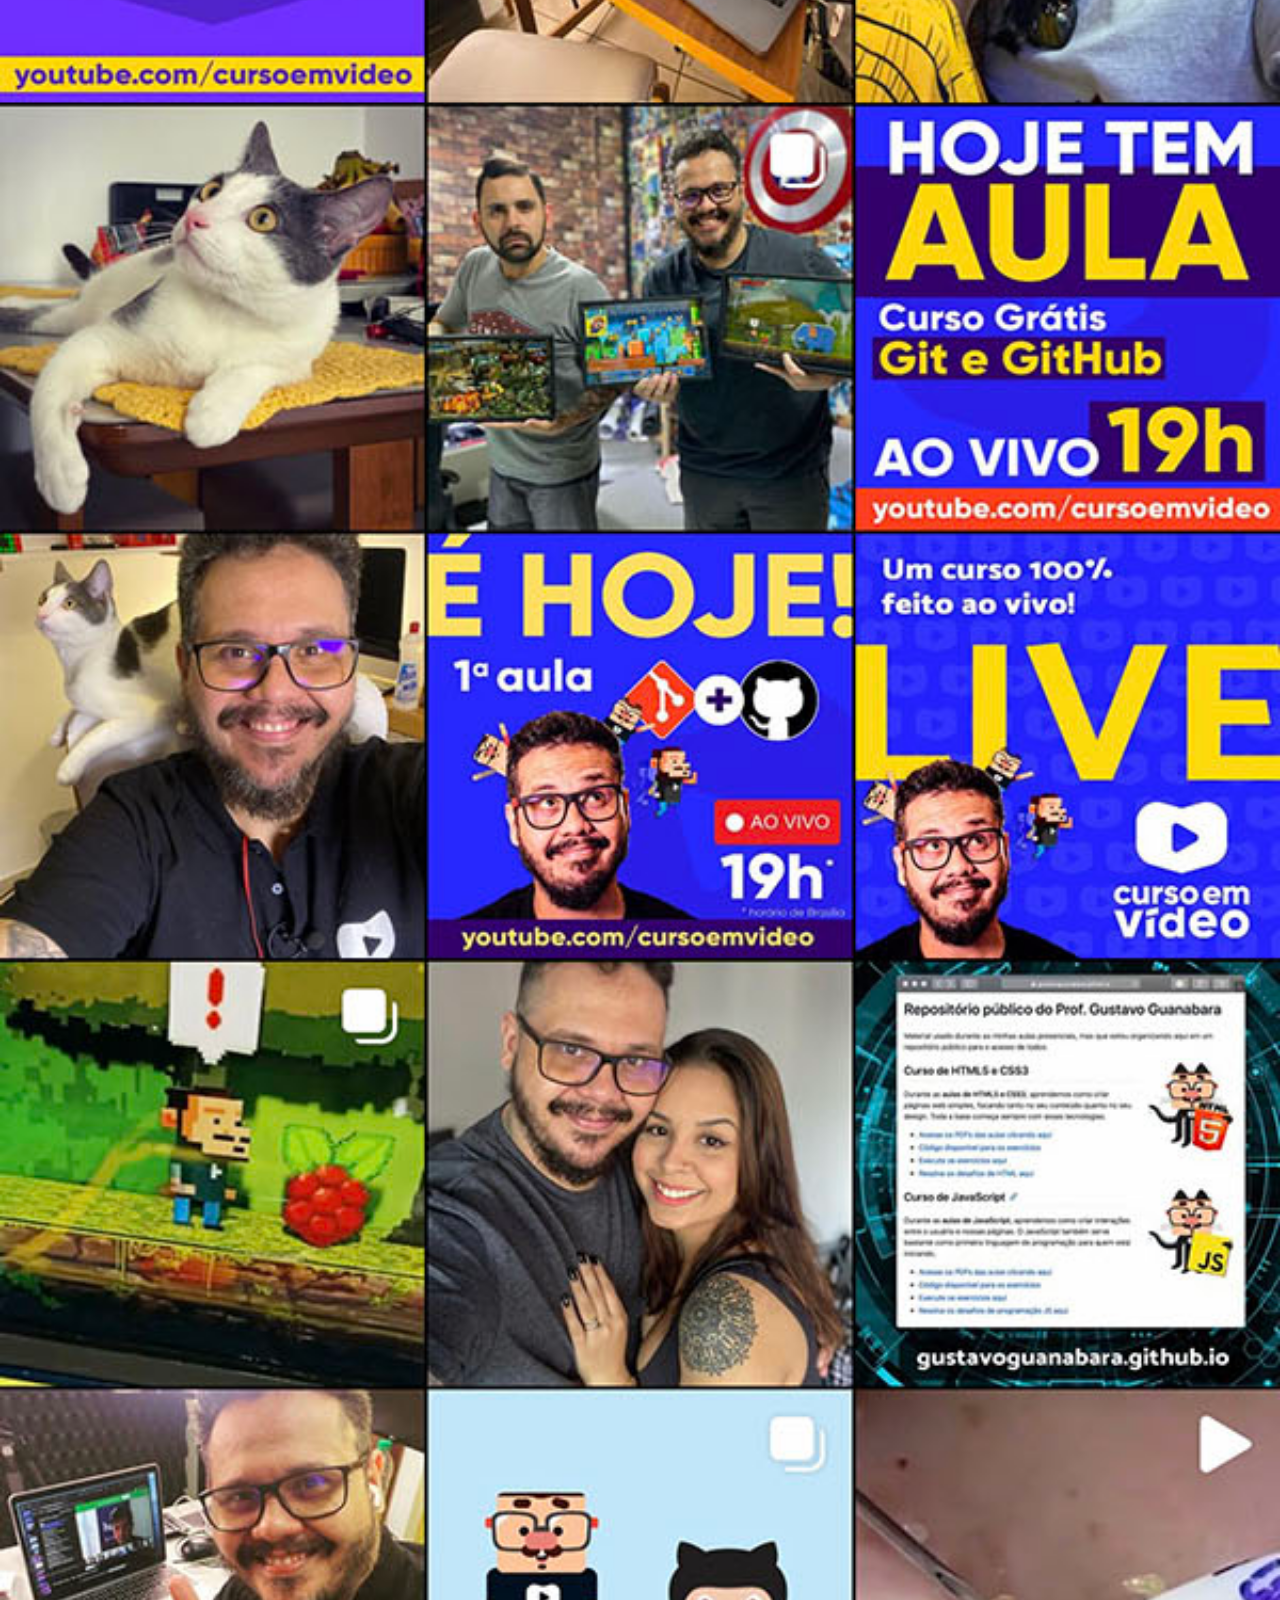
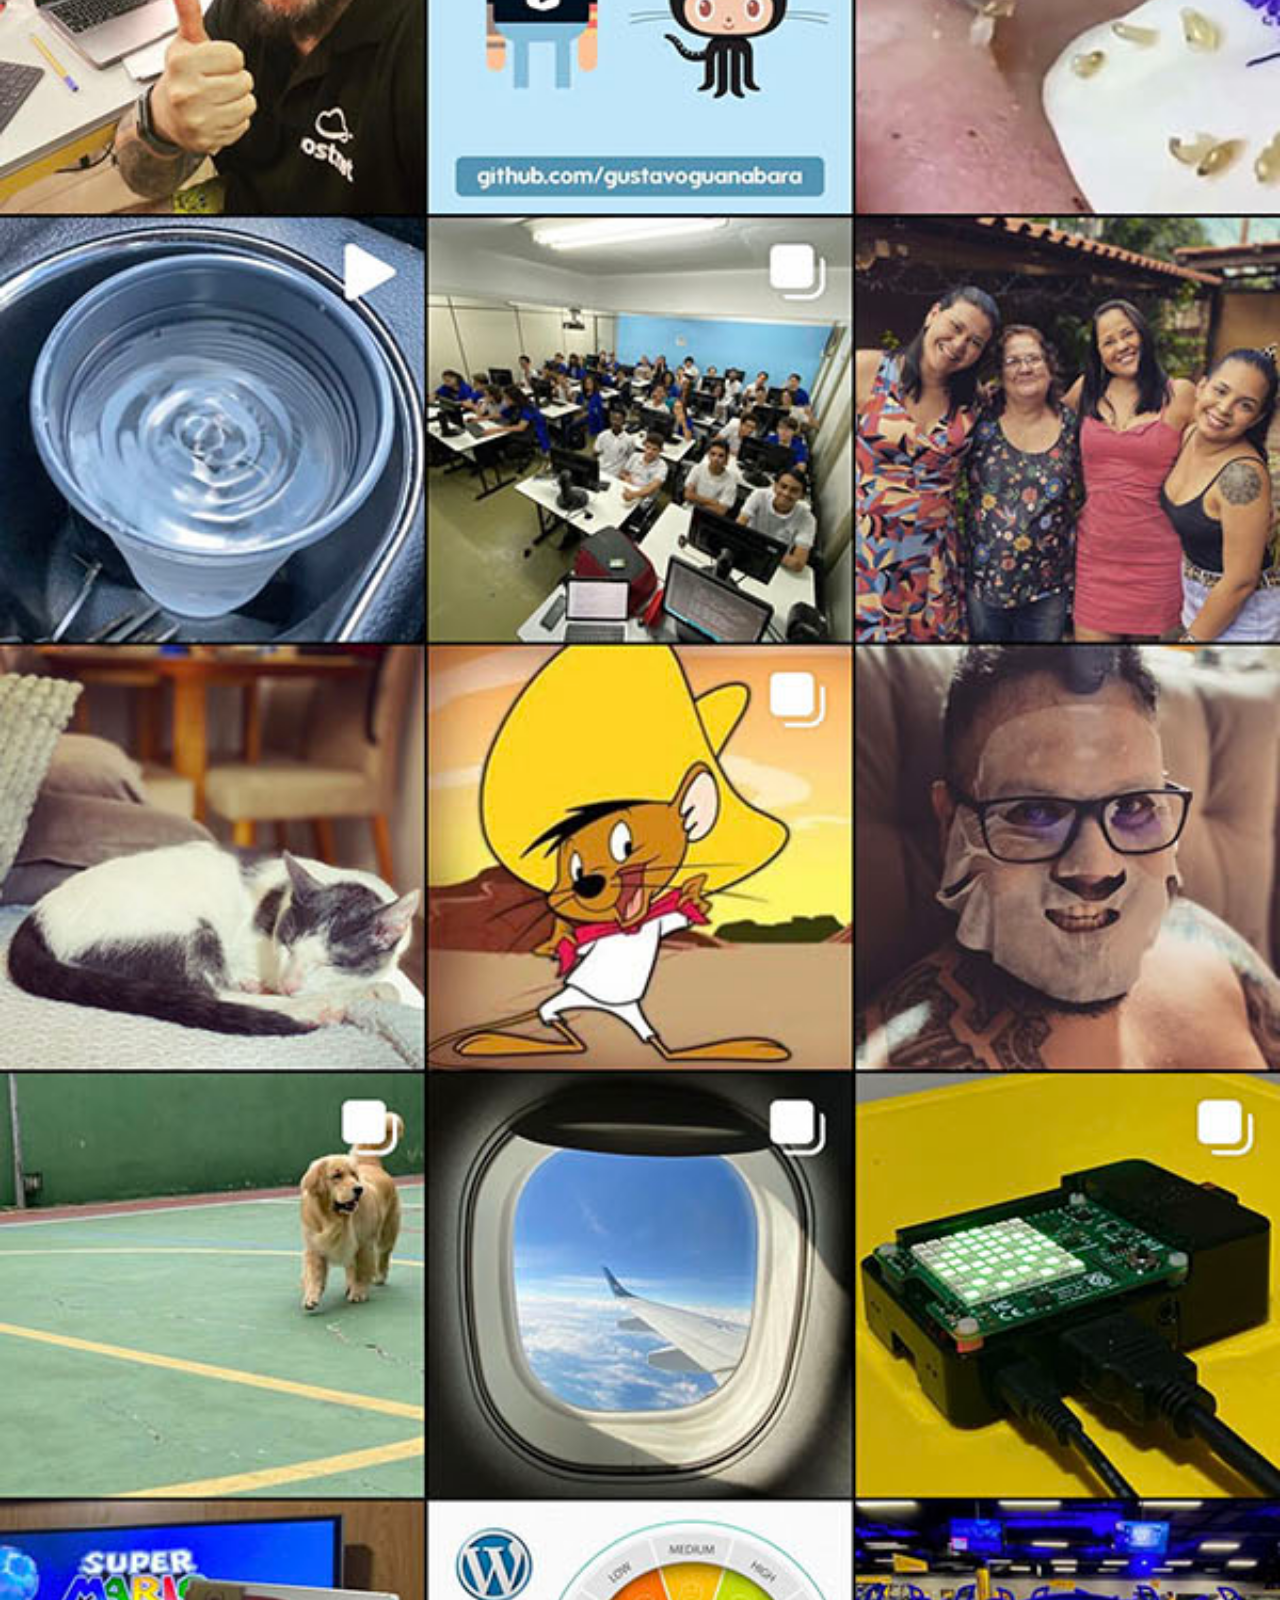
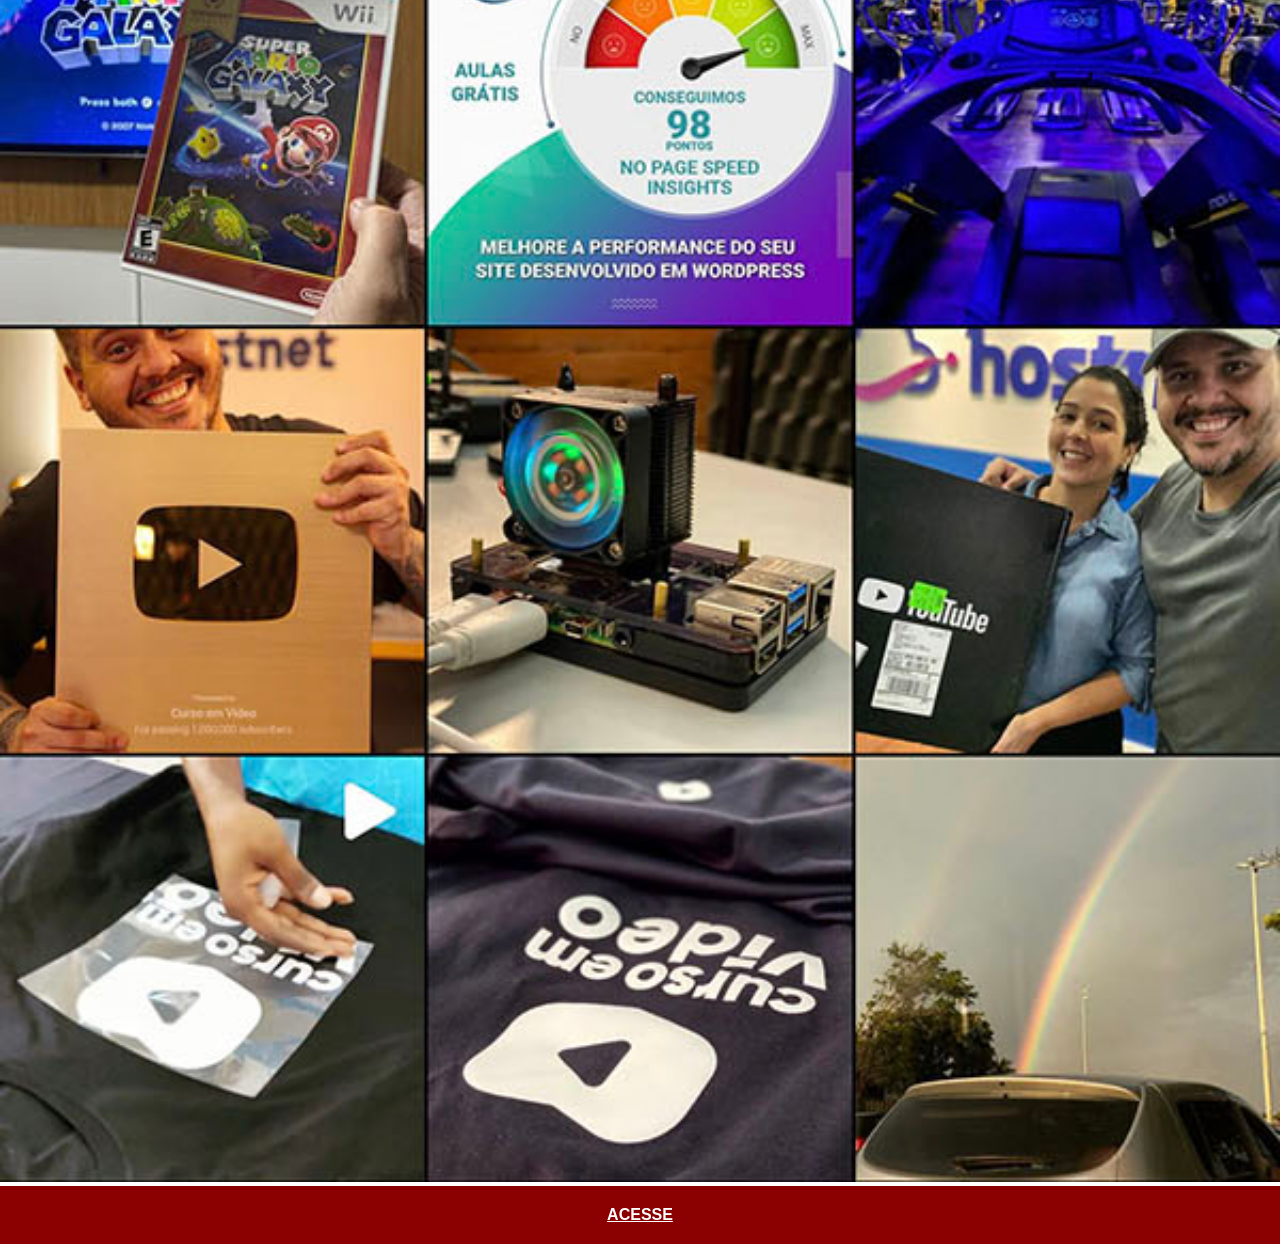
<file: instagram.html>
<!DOCTYPE html>
<html lang="pt-br">
<head>
    <meta charset="UTF-8">
    <meta name="viewport" content="width=device-width, initial-scale=1.0">
    <title>Instagra,</title>
    <link rel="stylesheet" href="estilos/social.css">
</head>
<body>
    <img src="imagens/tela-instagram.jpg" alt="Instagram">
    <a href="https://www.instagram.com/gustavoguanabara" target="_blank">ACESSE</a>
</body>
</html>
</file>
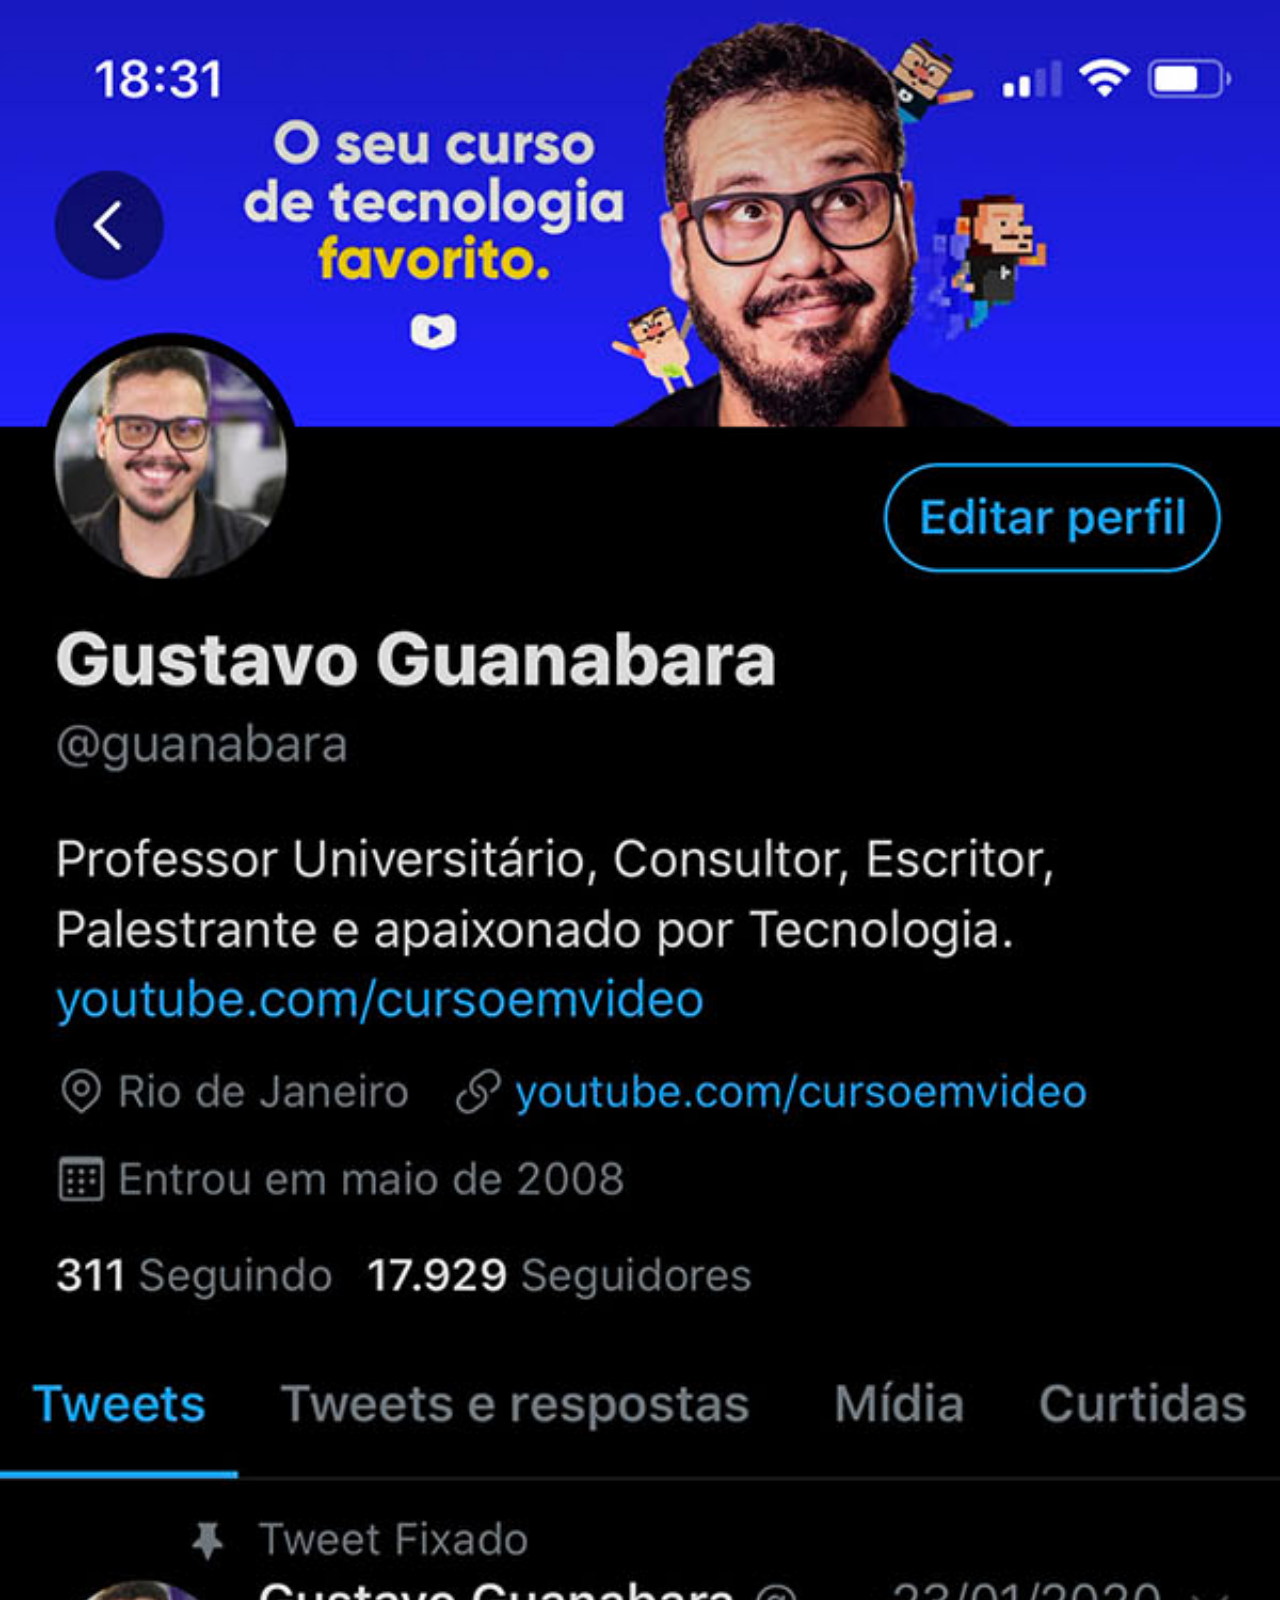
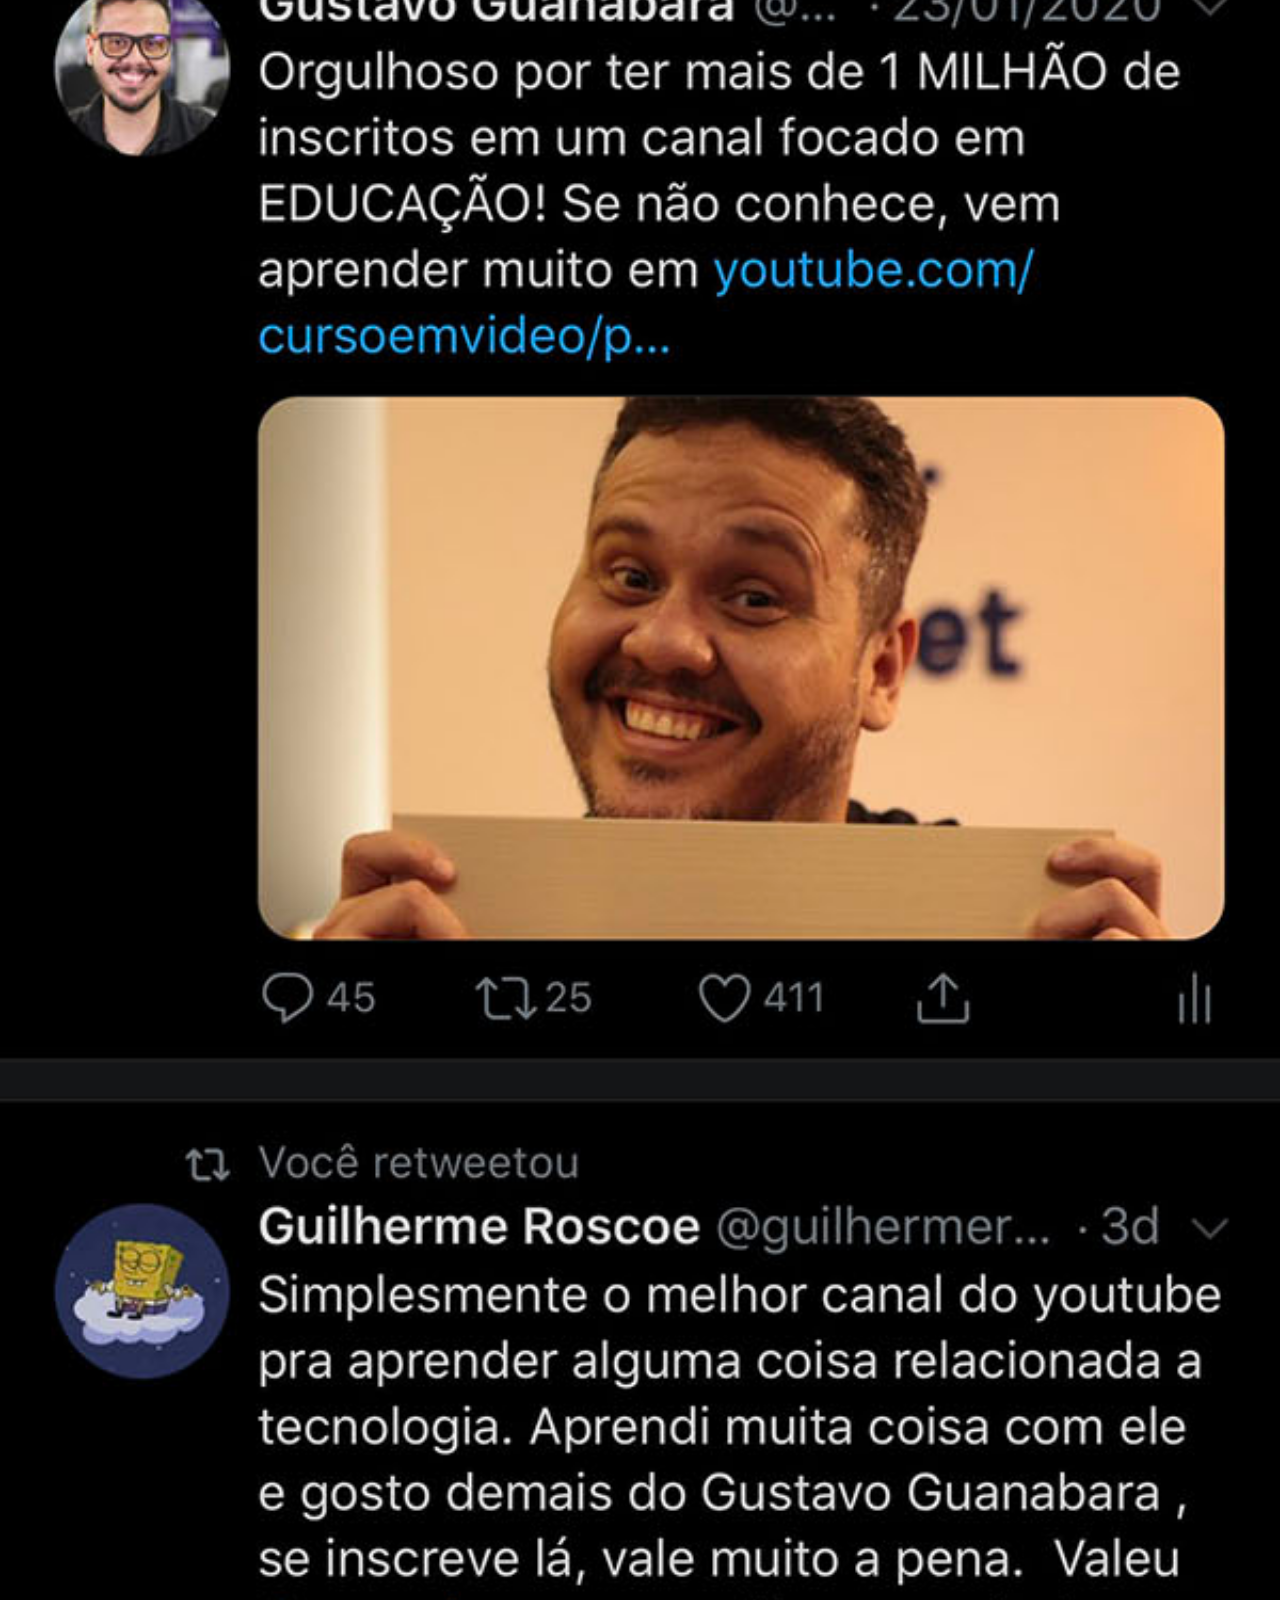
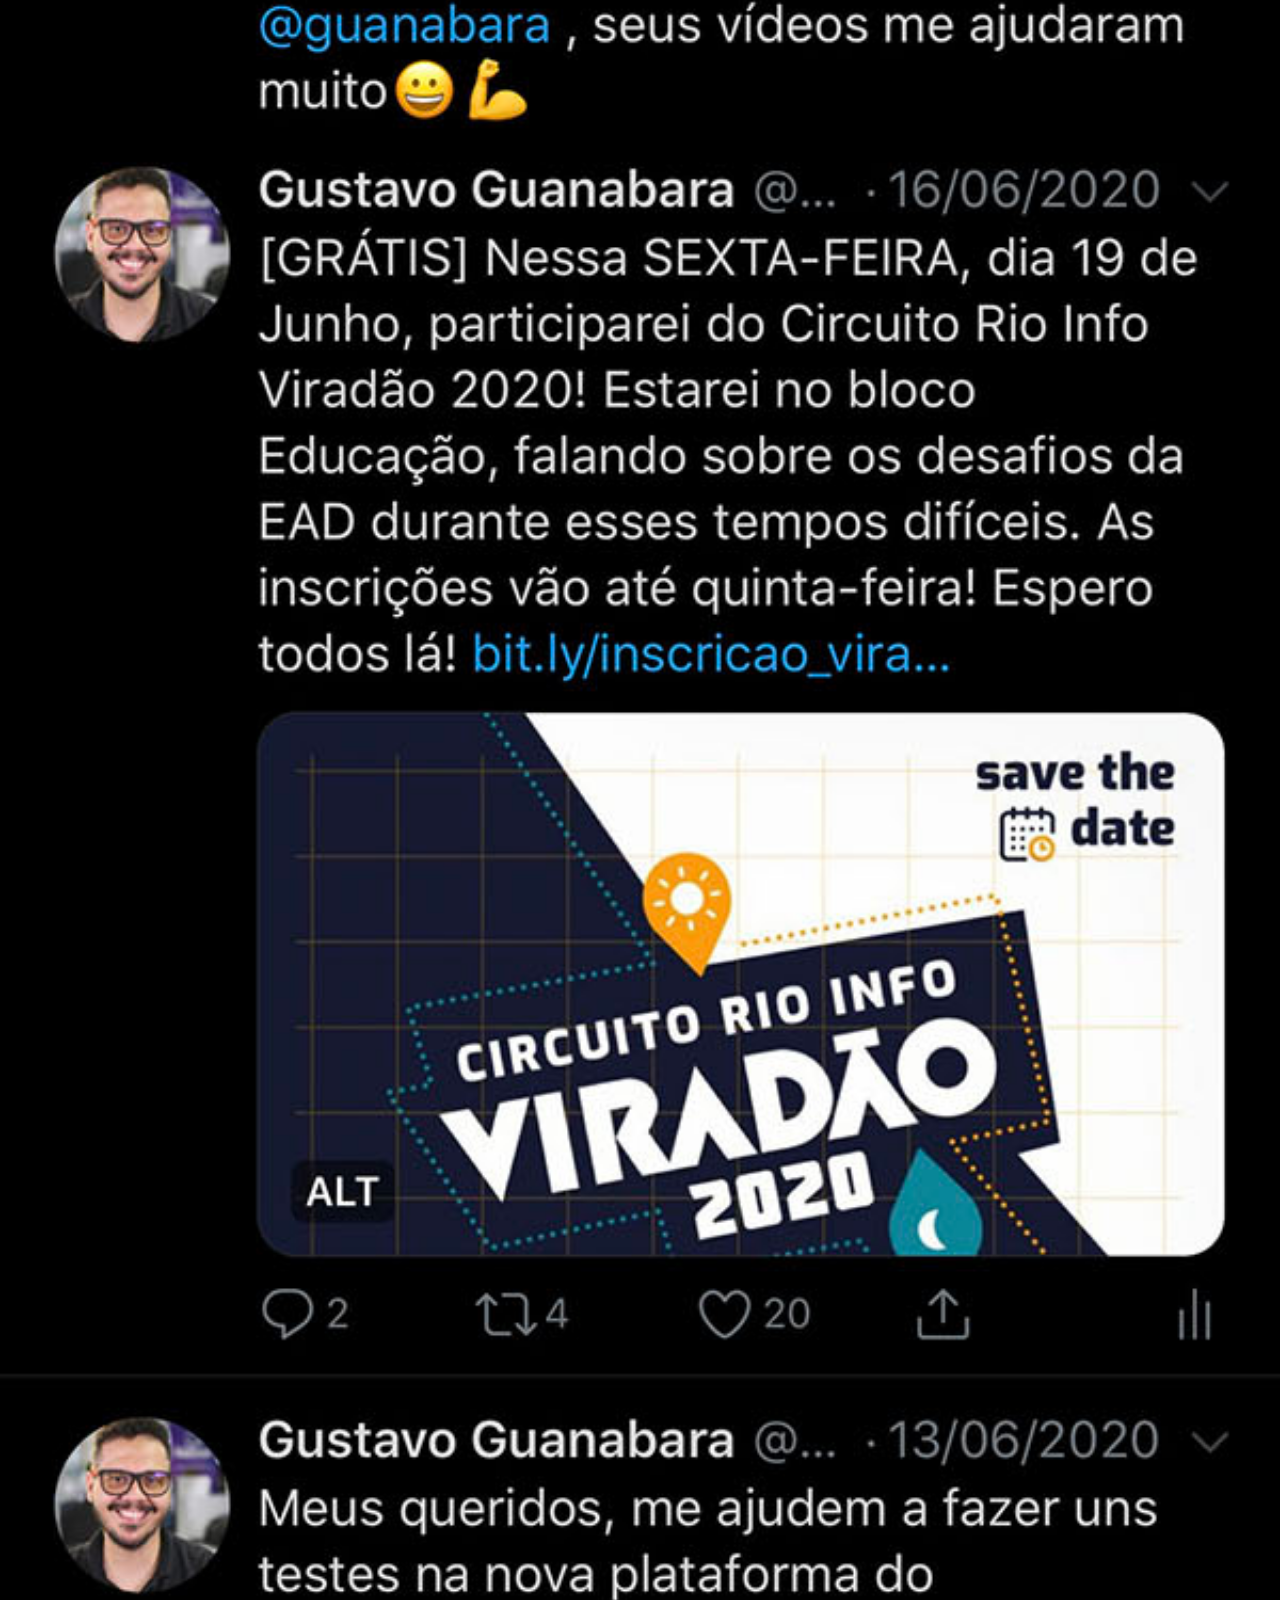
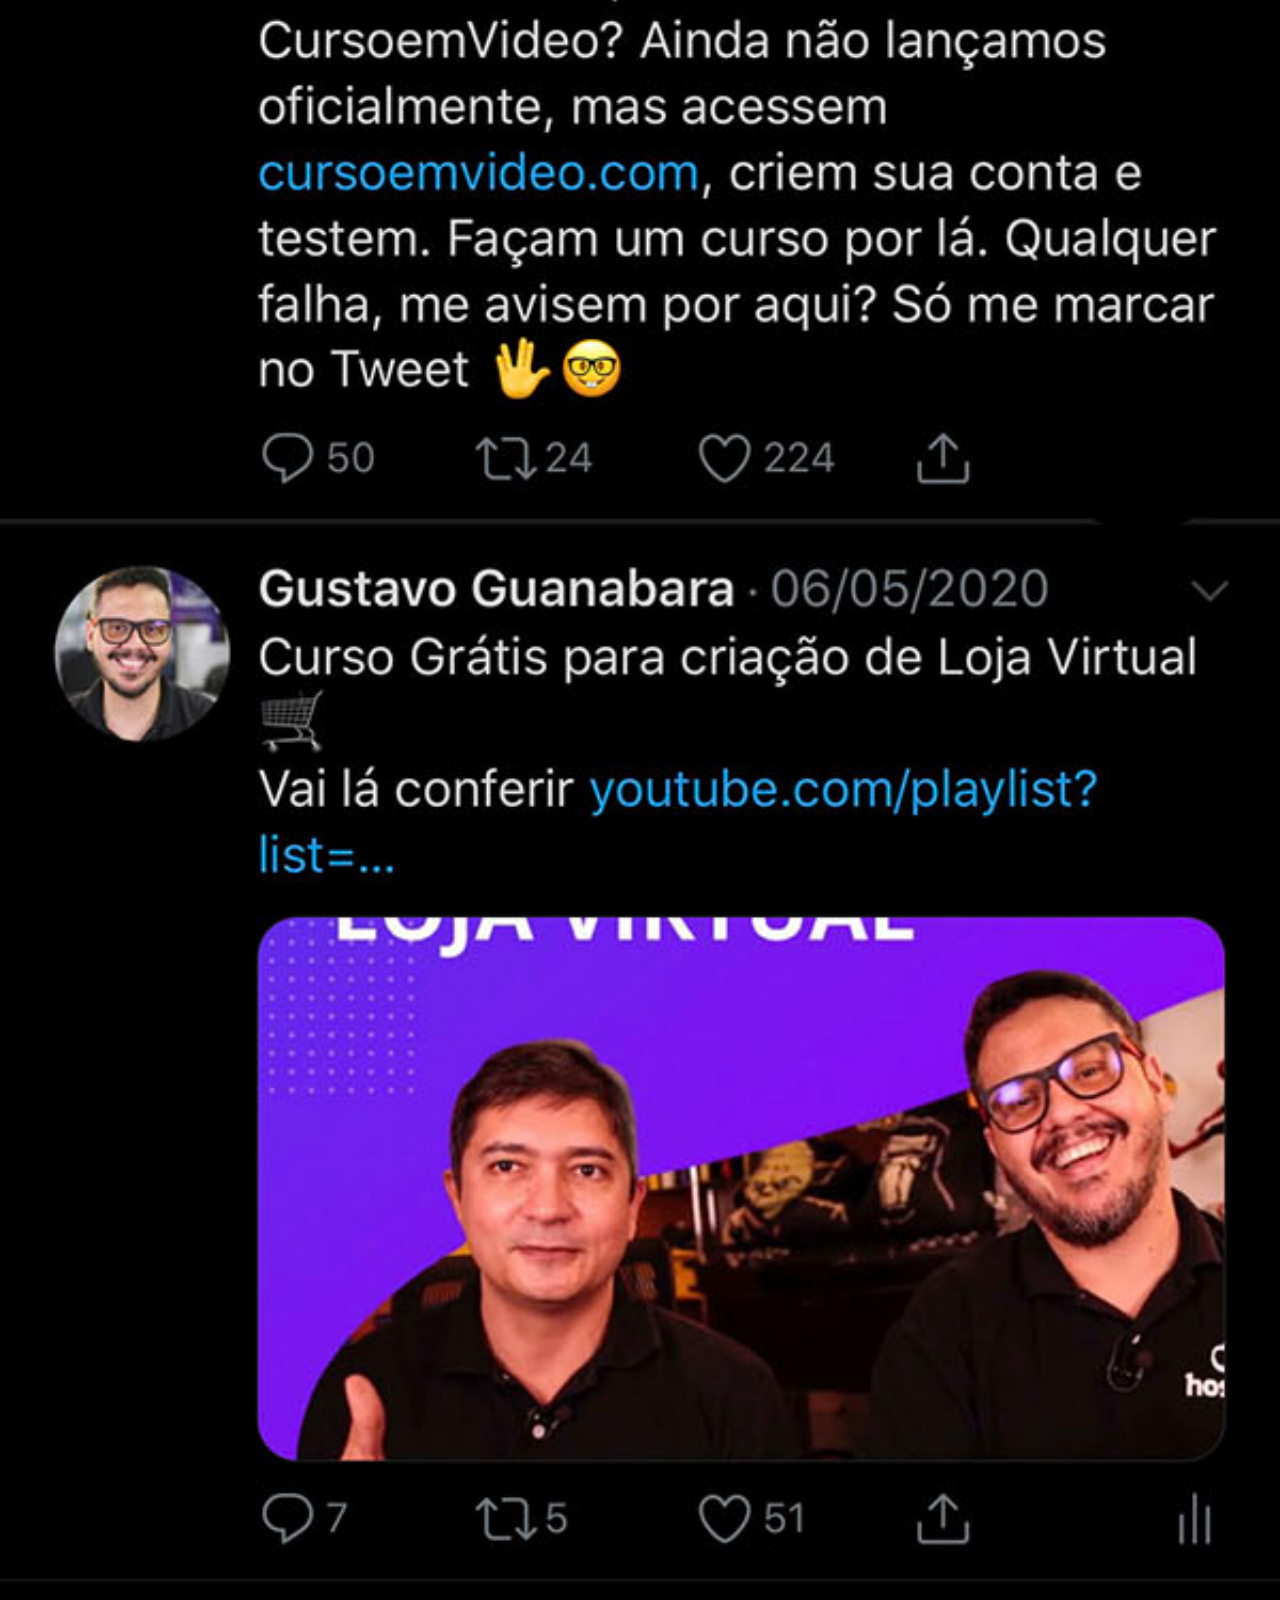
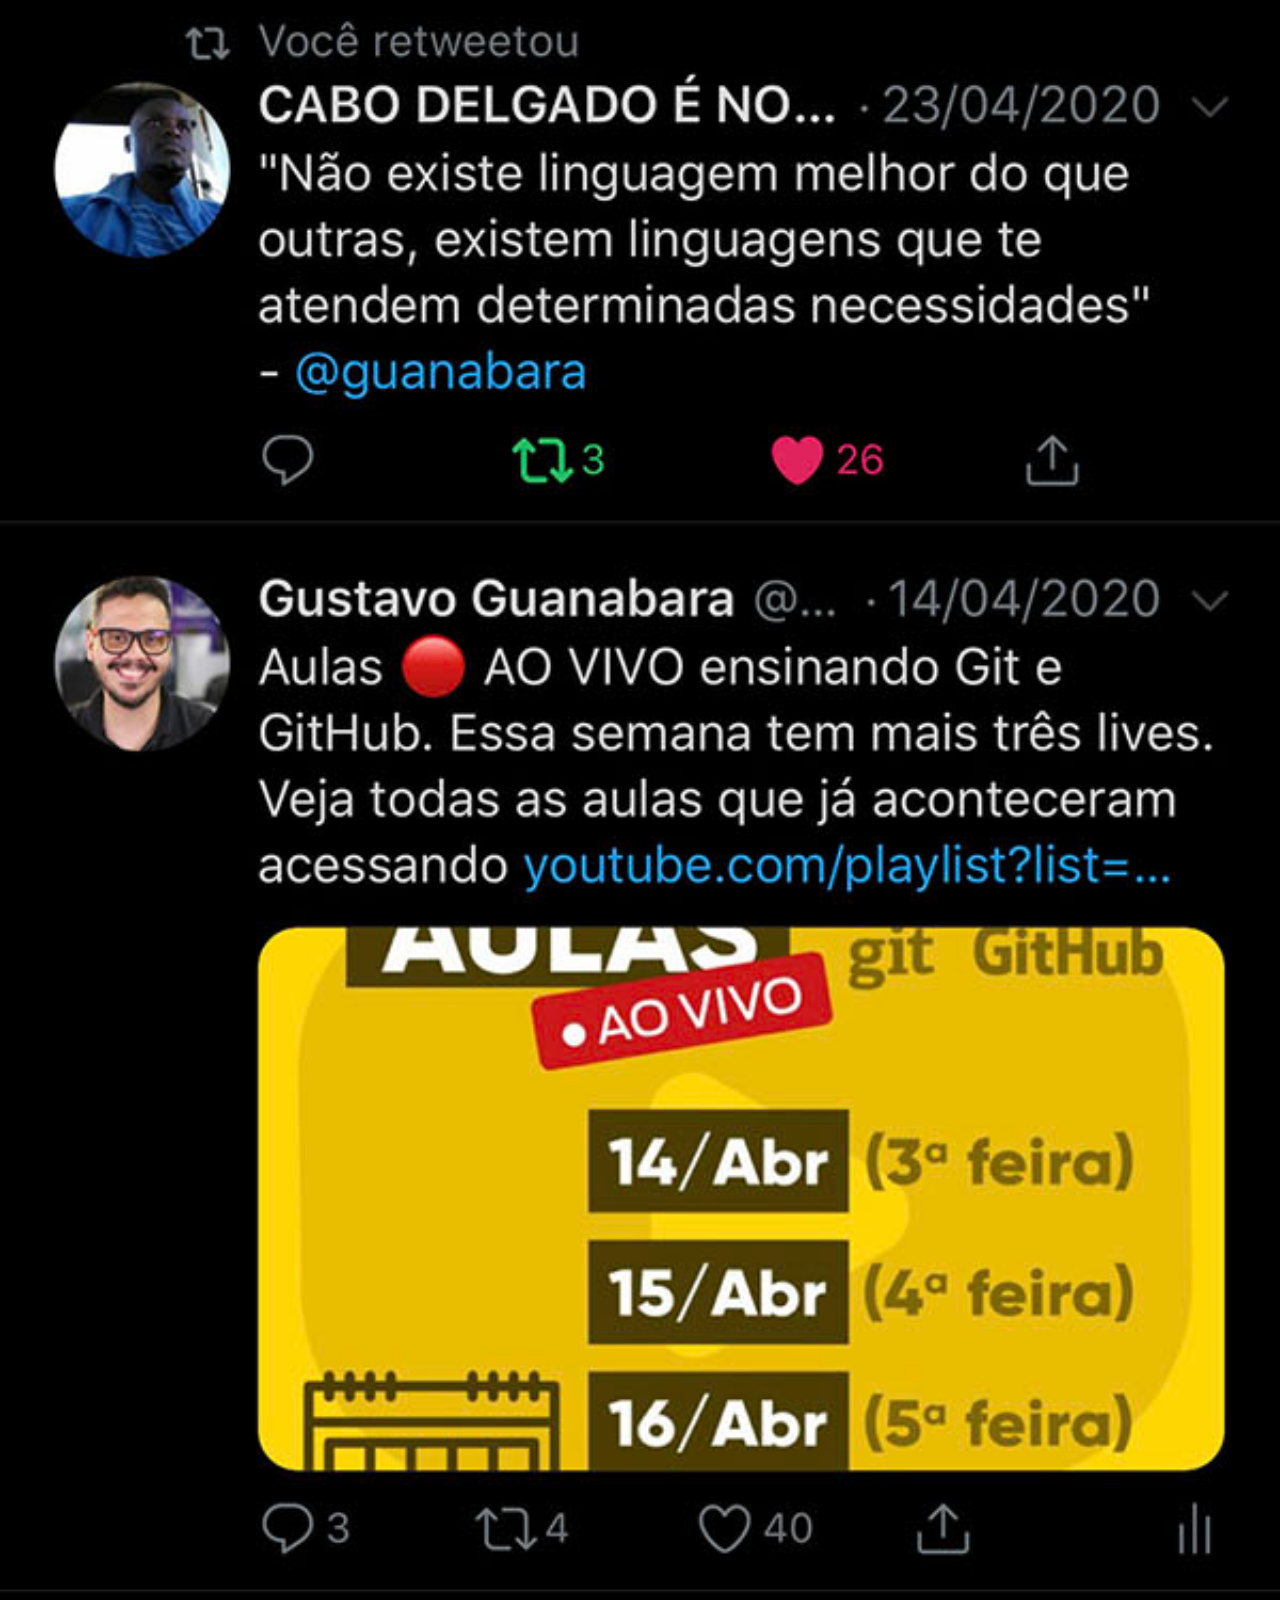
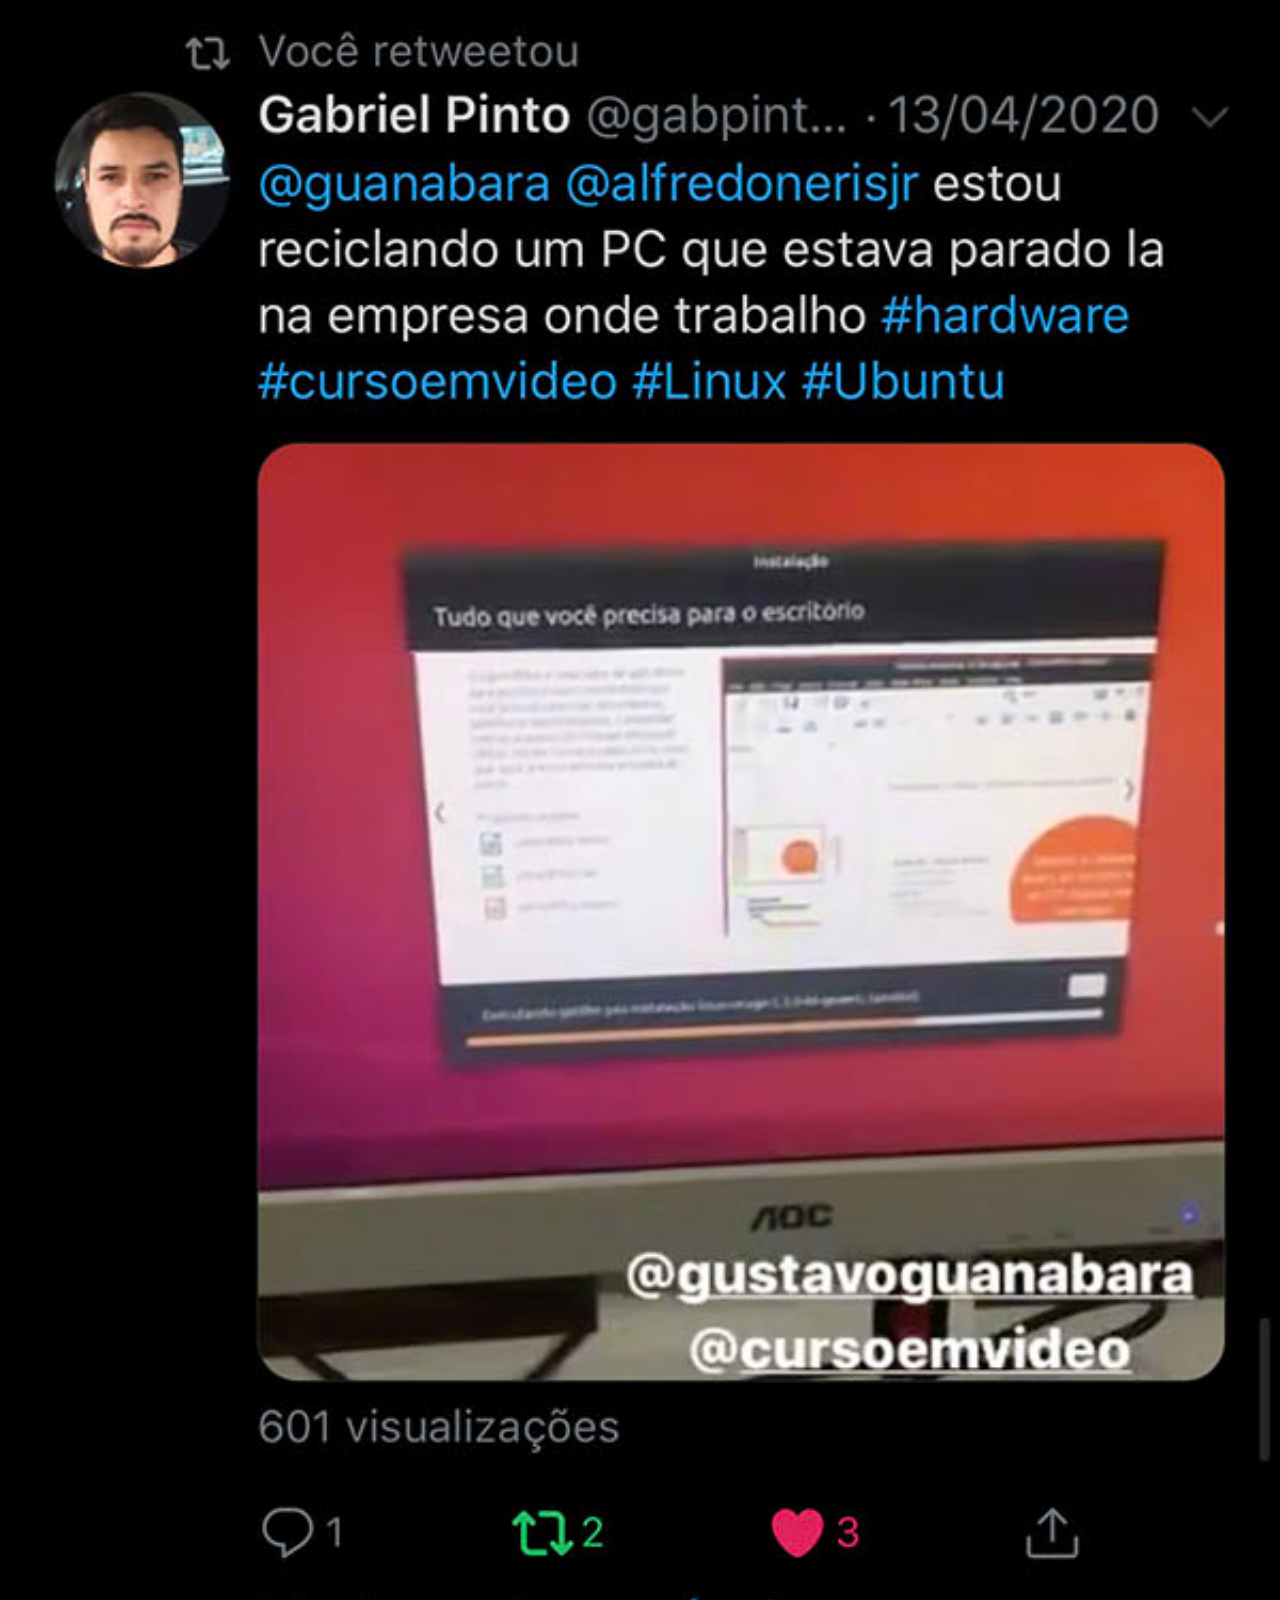
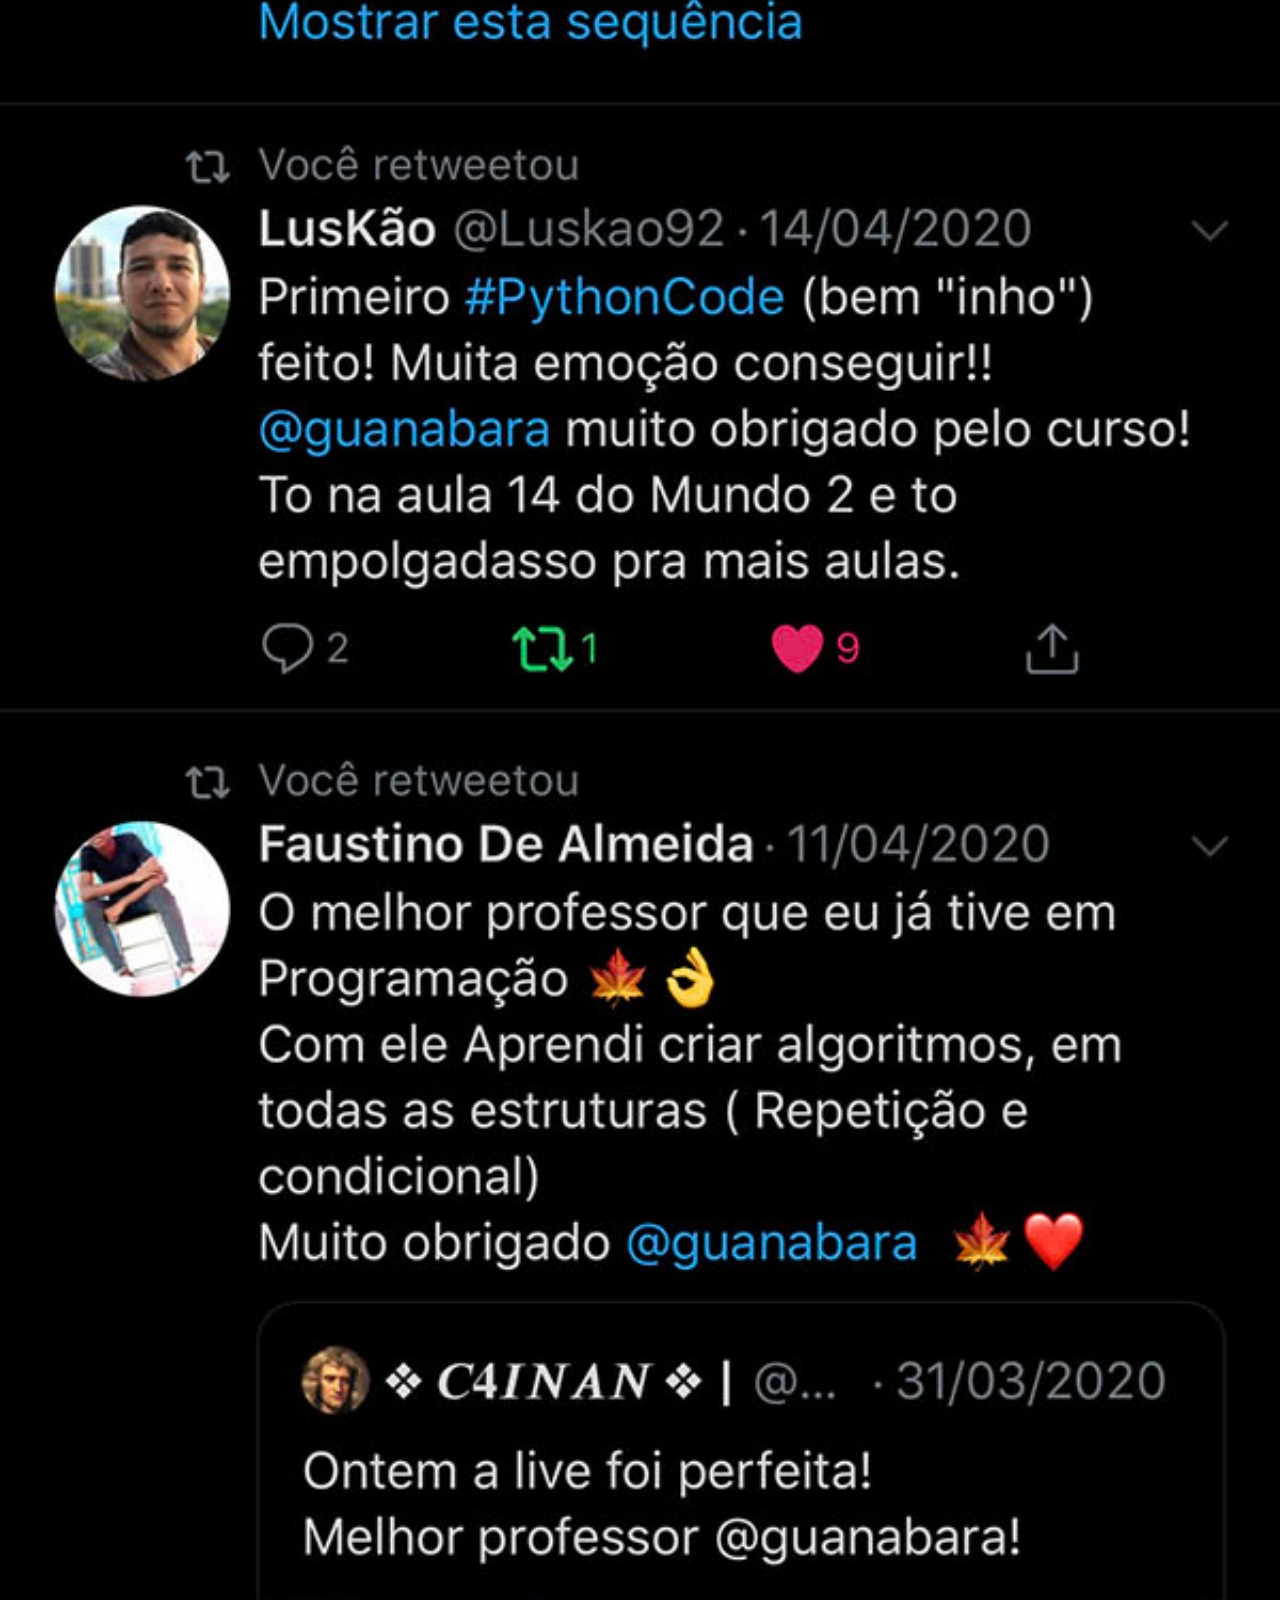
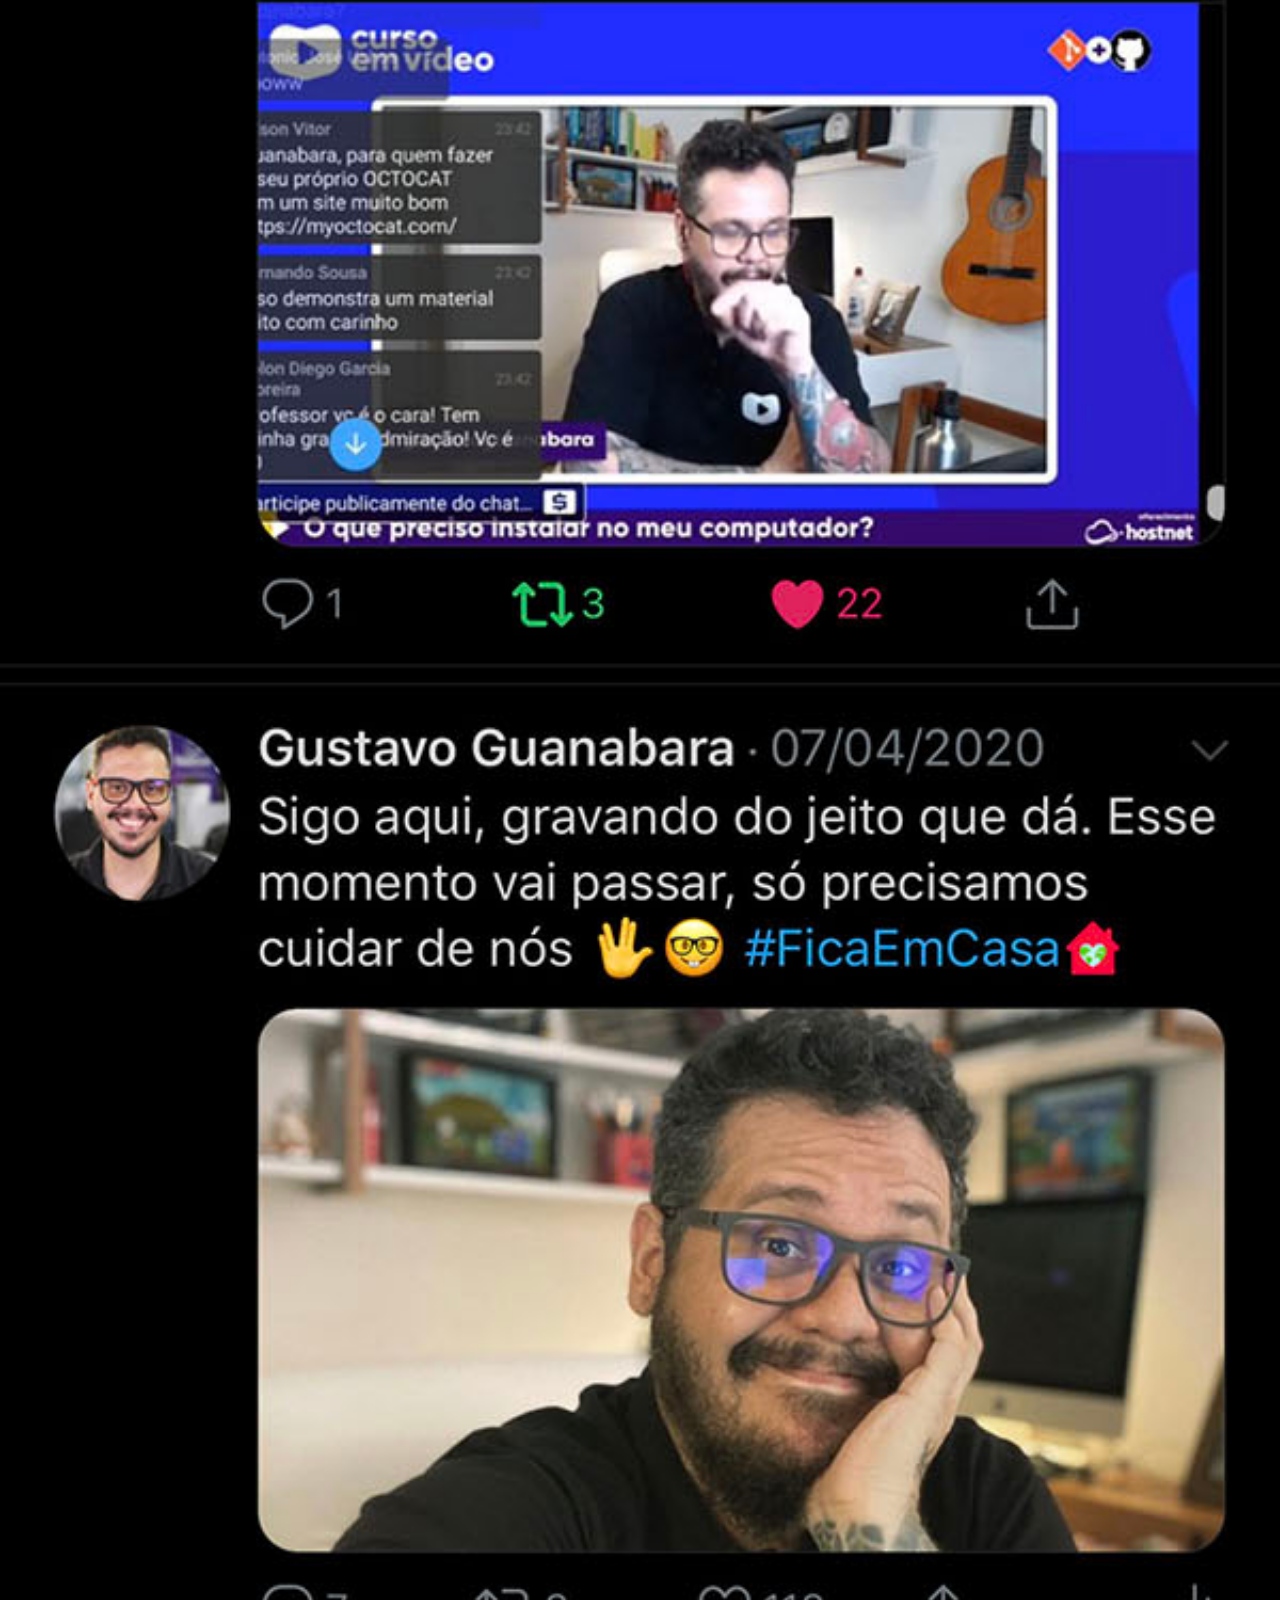
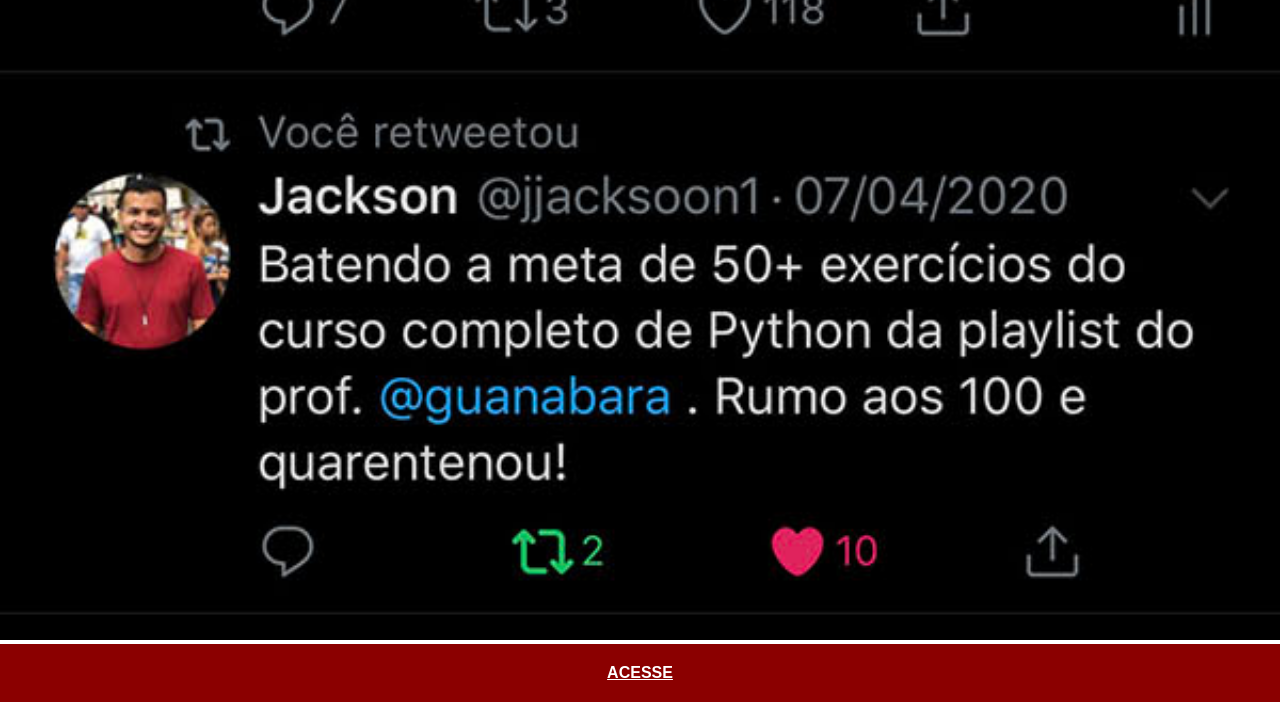
<file: twitter.html>
<!DOCTYPE html>
<html lang="pt-br">
<head>
    <meta charset="UTF-8">
    <meta name="viewport" content="width=device-width, initial-scale=1.0">
    <title>Twitter</title>
    <link rel="stylesheet" href="estilos/social.css">
</head>
<body>
    <img src="imagens/tela-twitter.jpg" alt="Twitter">
    <a href="https://x.com/guanabara">ACESSE</a>
</body>
</html>
</file>
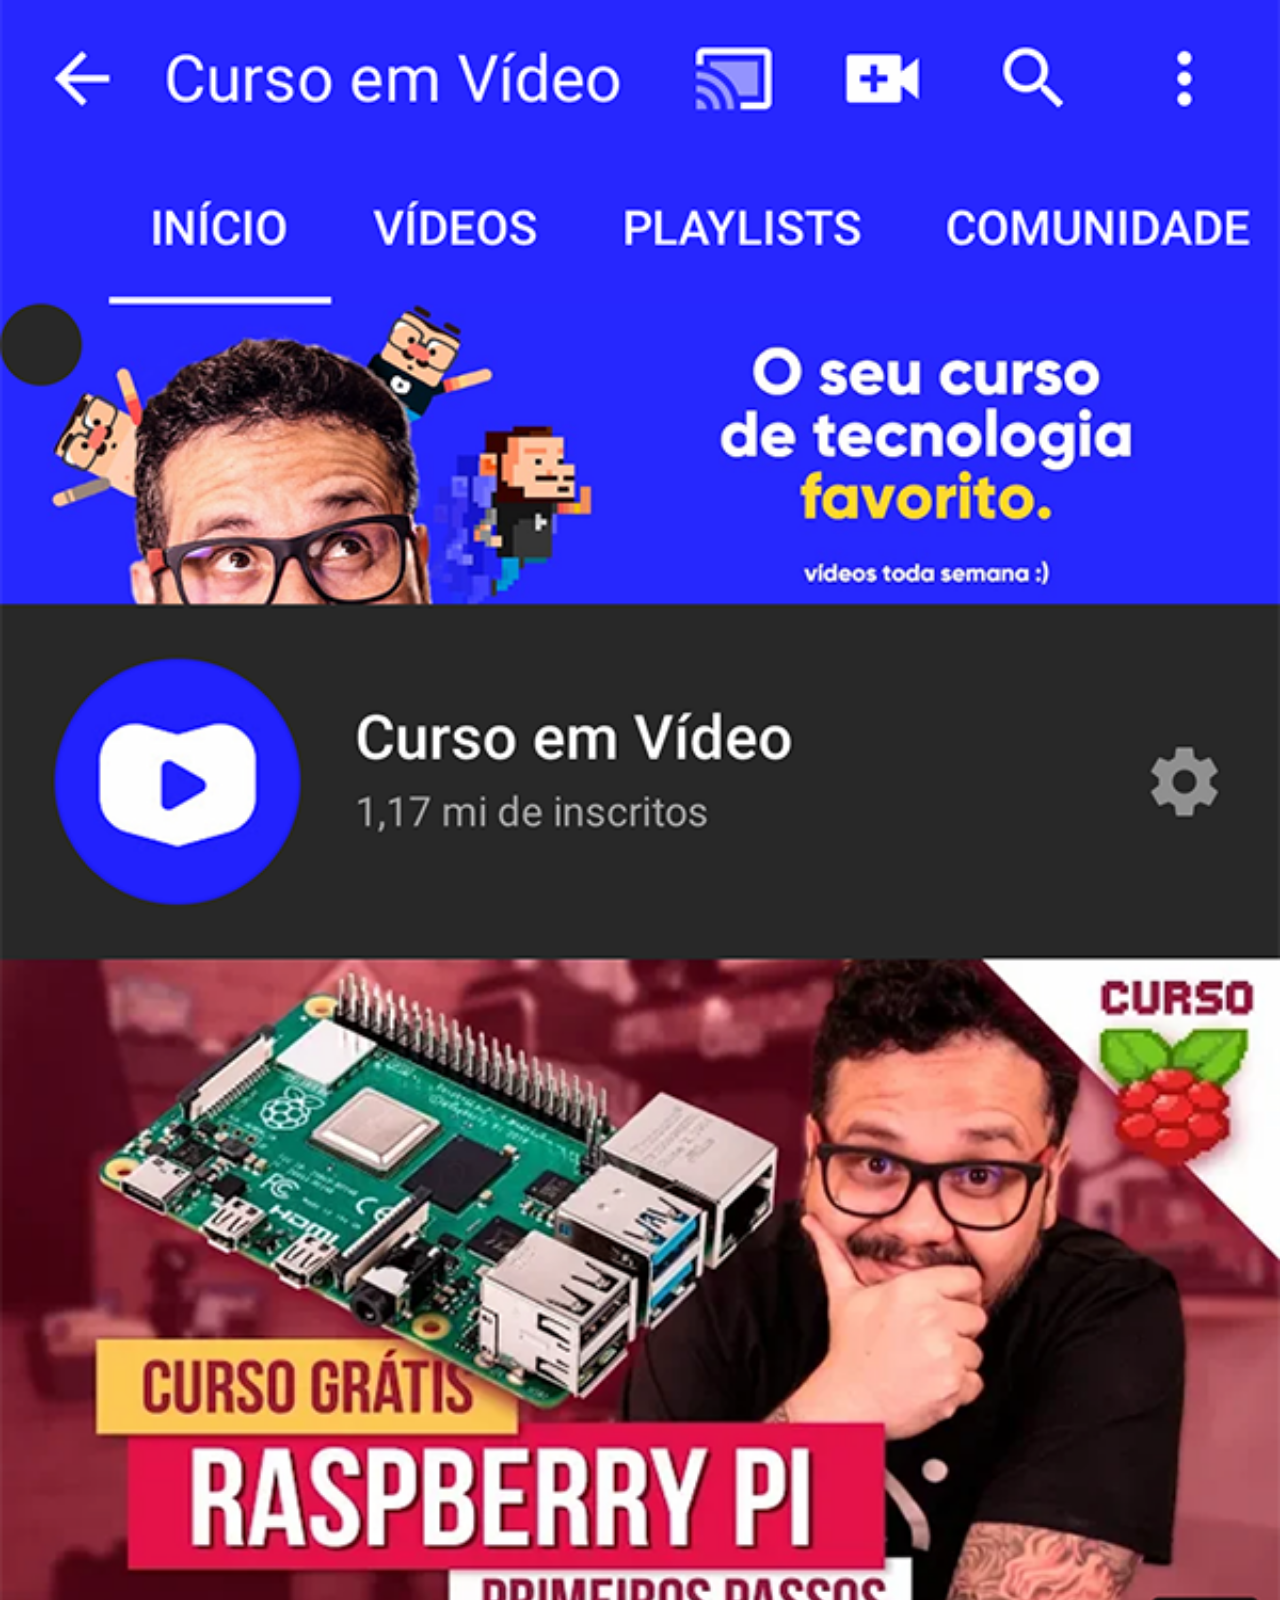
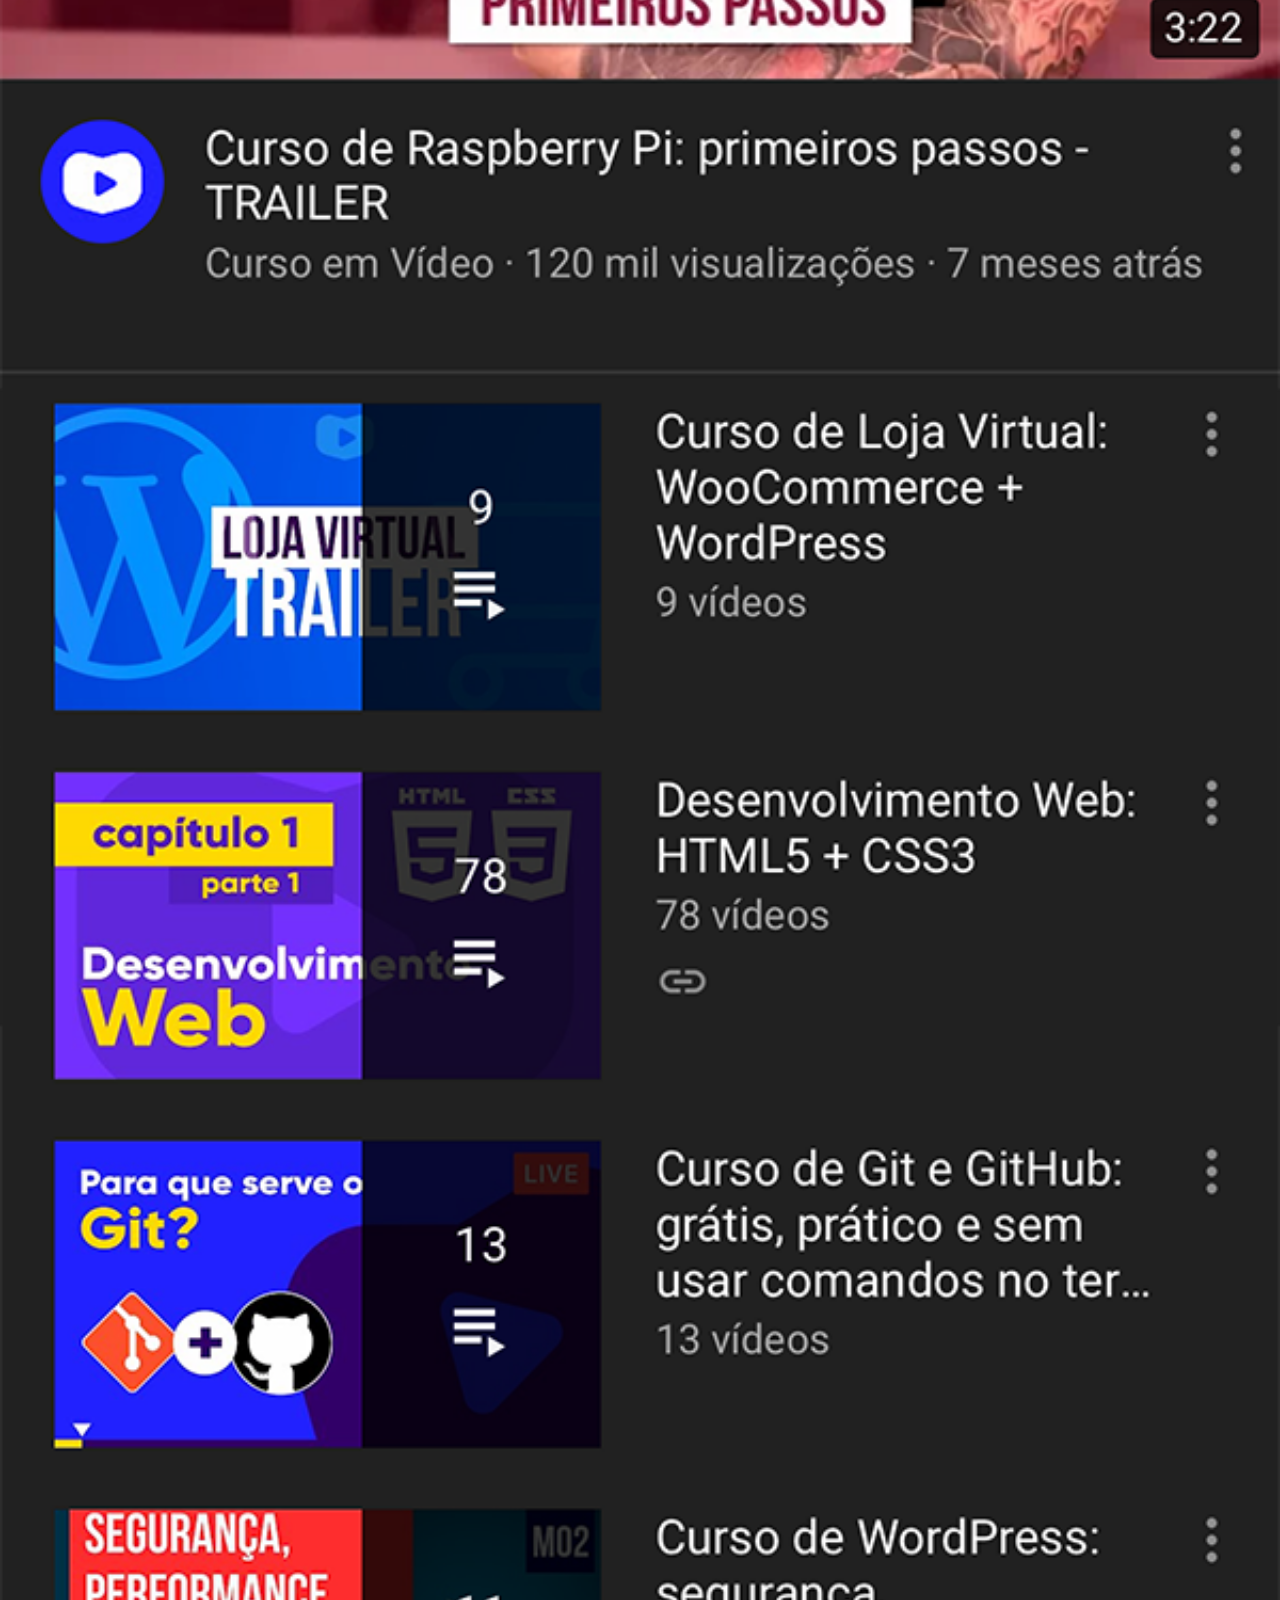
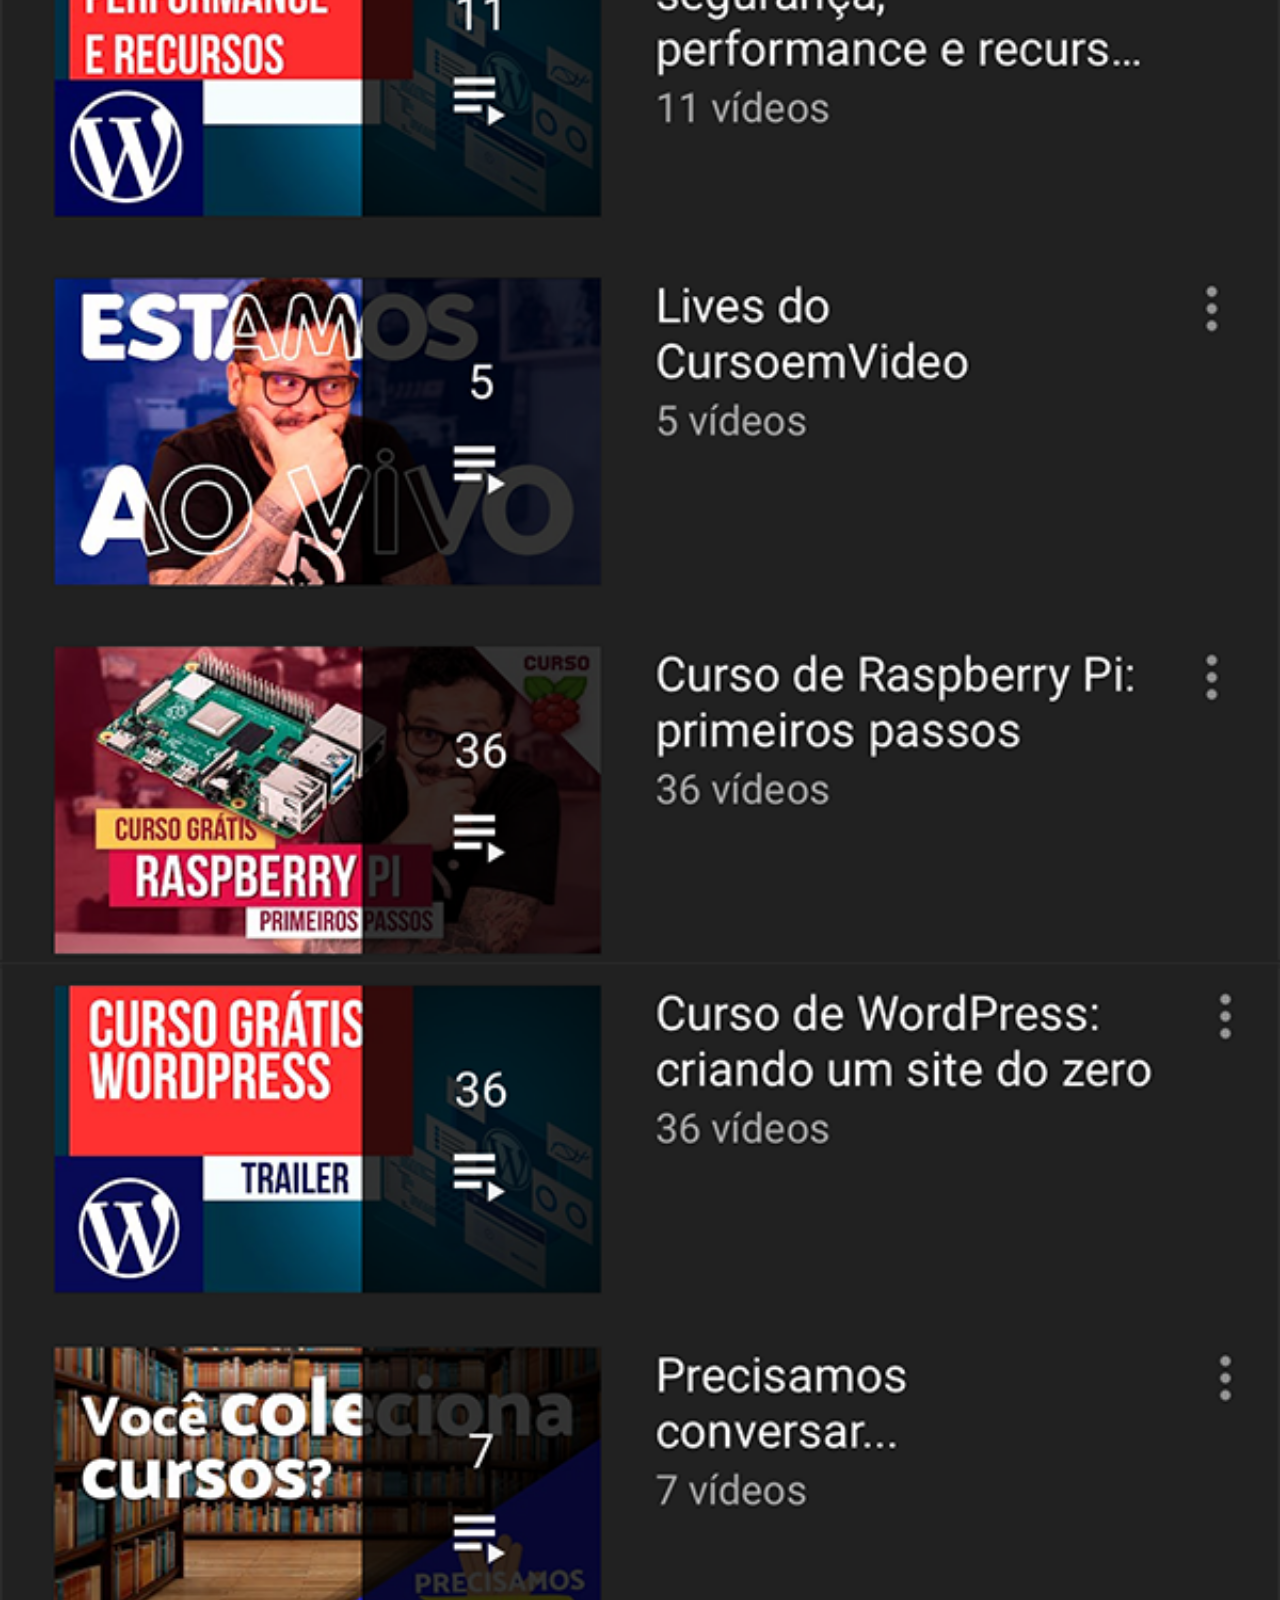
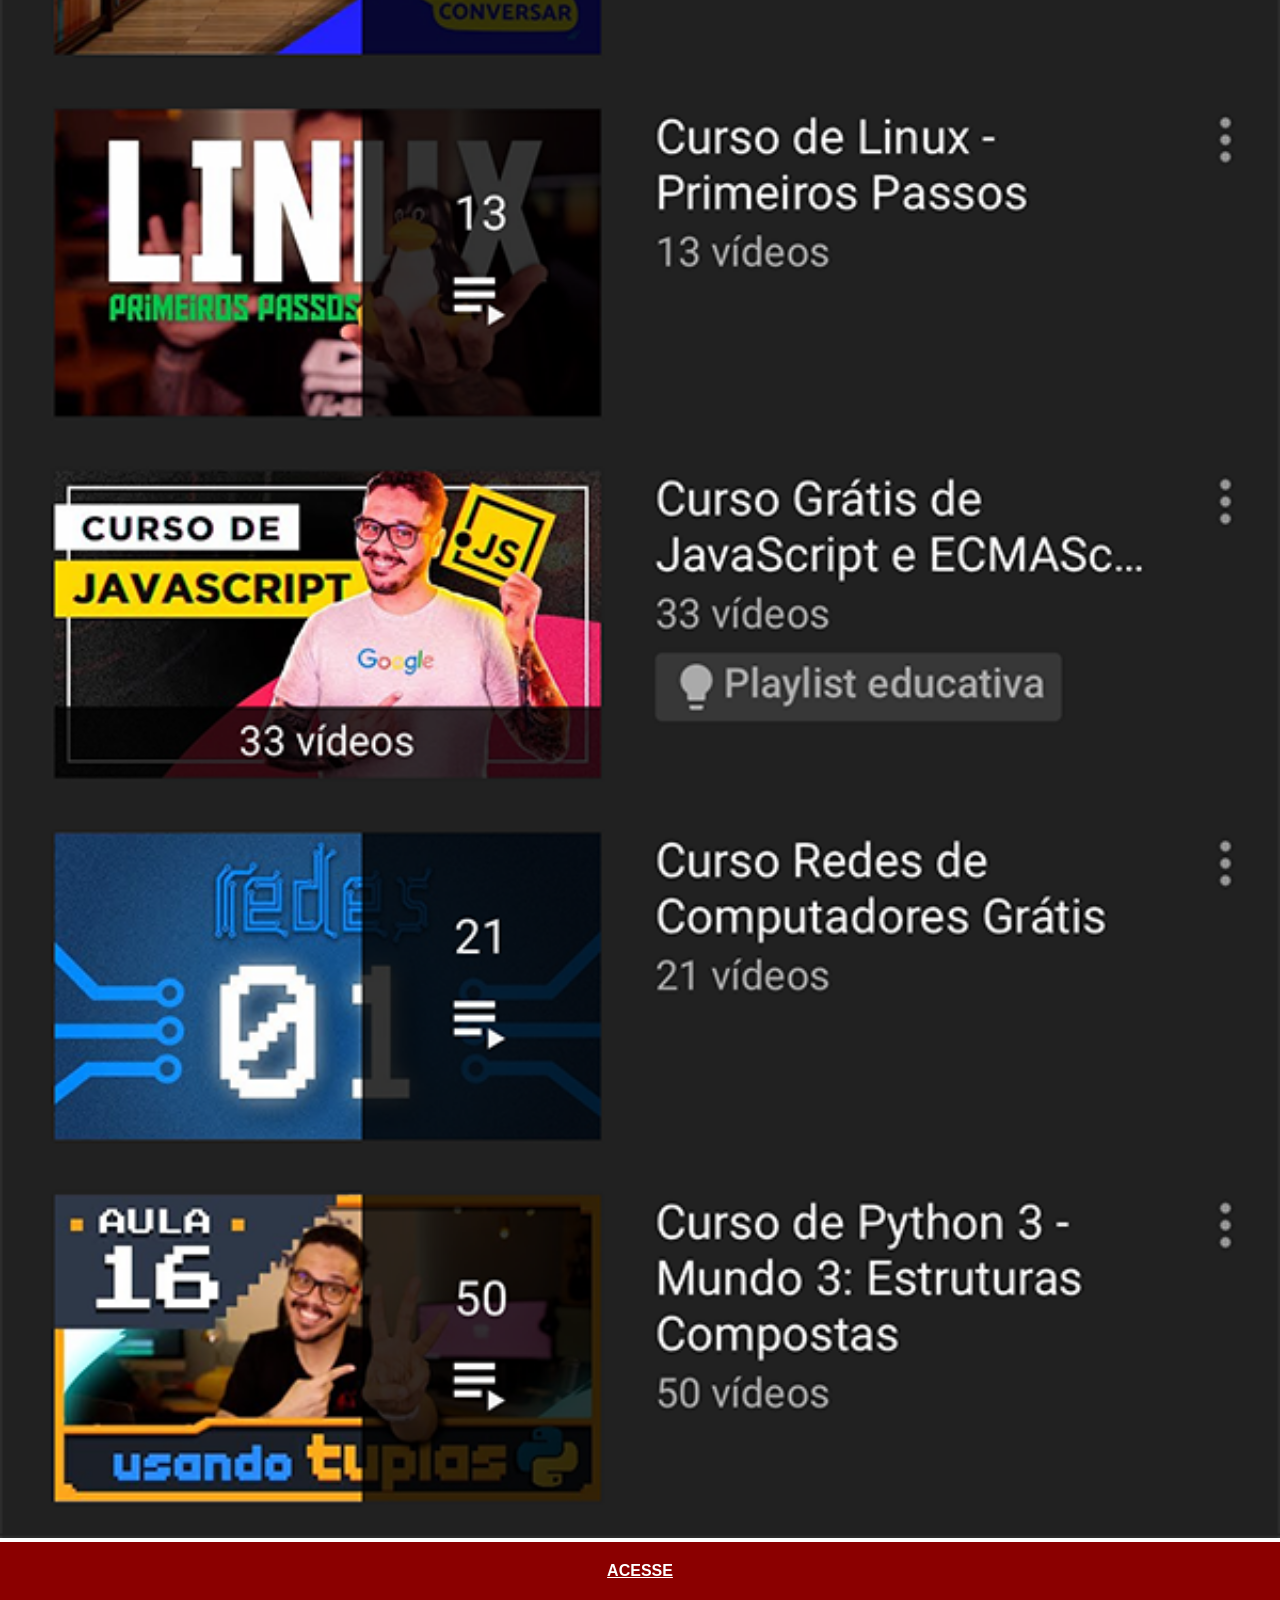
<file: youtube.html>
<!DOCTYPE html>
<html lang="pt-br">
<head>
    <meta charset="UTF-8">
    <meta name="viewport" content="width=device-width, initial-scale=1.0">
    <title>Youtube</title>
    <link rel="stylesheet" href="estilos/social.css">
</head>
<body>
    <img src="imagens/tela-youtube.png" alt="Youtube">
    <a href="https://www.youtube.com/@cursoemvideo/playlists" target="_blank">ACESSE</a>
</body>
</html>
</file>
<file: estilos/style.css>
@charset "UTF-8";

* {
    margin: 0px;
    padding: 0px;
    font-family: Arial, Helvetica, sans-serif;
}

html, body {
    height: 100vh;
    width: 100vw;
    background-color: black;
    
}
body {
    background: url('../imagens/fundo-madeira.jpg') no-repeat top center;
    background-size: cover;
    background-attachment: fixed;
}
main {
    position: relative;
    height: 100vh;
}
section#telefone {
    position: absolute;
    top: 50%;
    left: 50%;
    transform: translate(-50%, -50%);
    width: 311px;
    height: 627px;
    background-image: url('../imagens/frame-iphone.png');
}
iframe#tela {
    position: relative;
    top: 80px;
    left: 23px;
    width: 267px;
    height: 471px;
}
section#redes-sociais {
    text-align: right;
}
section#redes-sociais img {
    width: 50px;
    margin: 10px;
    border-radius: 50%;
    box-shadow: 2px 2px 5px rgba(0, 0, 0, 0.404);
    box-sizing: border-box;
}
section#redes-sociais img:hover {
    border: 2px solid rgba(255, 255, 255, 0.61);
    transform: translate(-3px, -3px);
    box-shadow: 5px 5px 10px rgba(0, 0, 0, 0.644);
    transition: transform .5s, border 1s;
}
</file>
<file: estilos/social.css>
* {
    margin: 0px;
    padding: 0px;
    font-family: Arial, Helvetica, sans-serif 
}
::-webkit-scrollbar {
    width: 0px;
    height: 0px;
}
img {
    width: 100vw;
}
a {
    display: block;
    background-color: darkred;
    color: white;
    padding: 20px;
    text-align: center;
    font-weight: bold;
}
a:hover {
    background-color: red;
}
</file>
